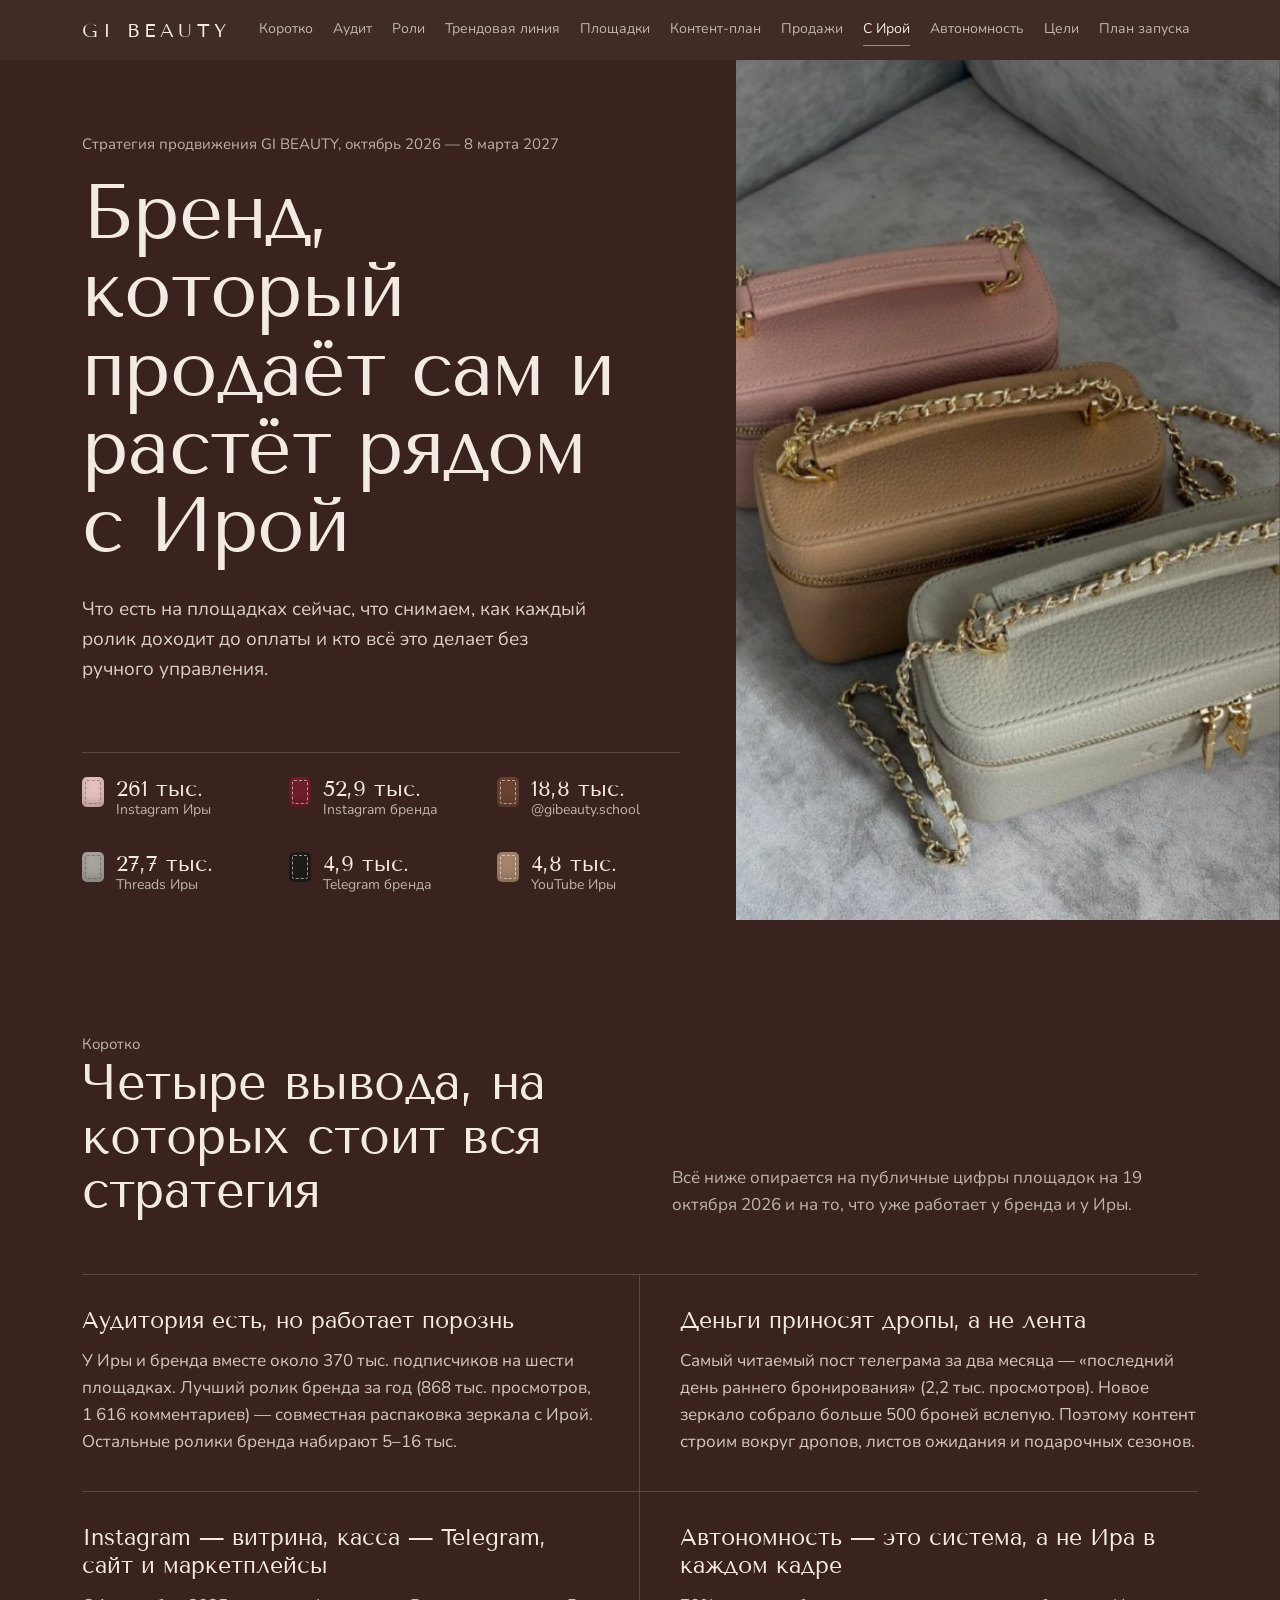
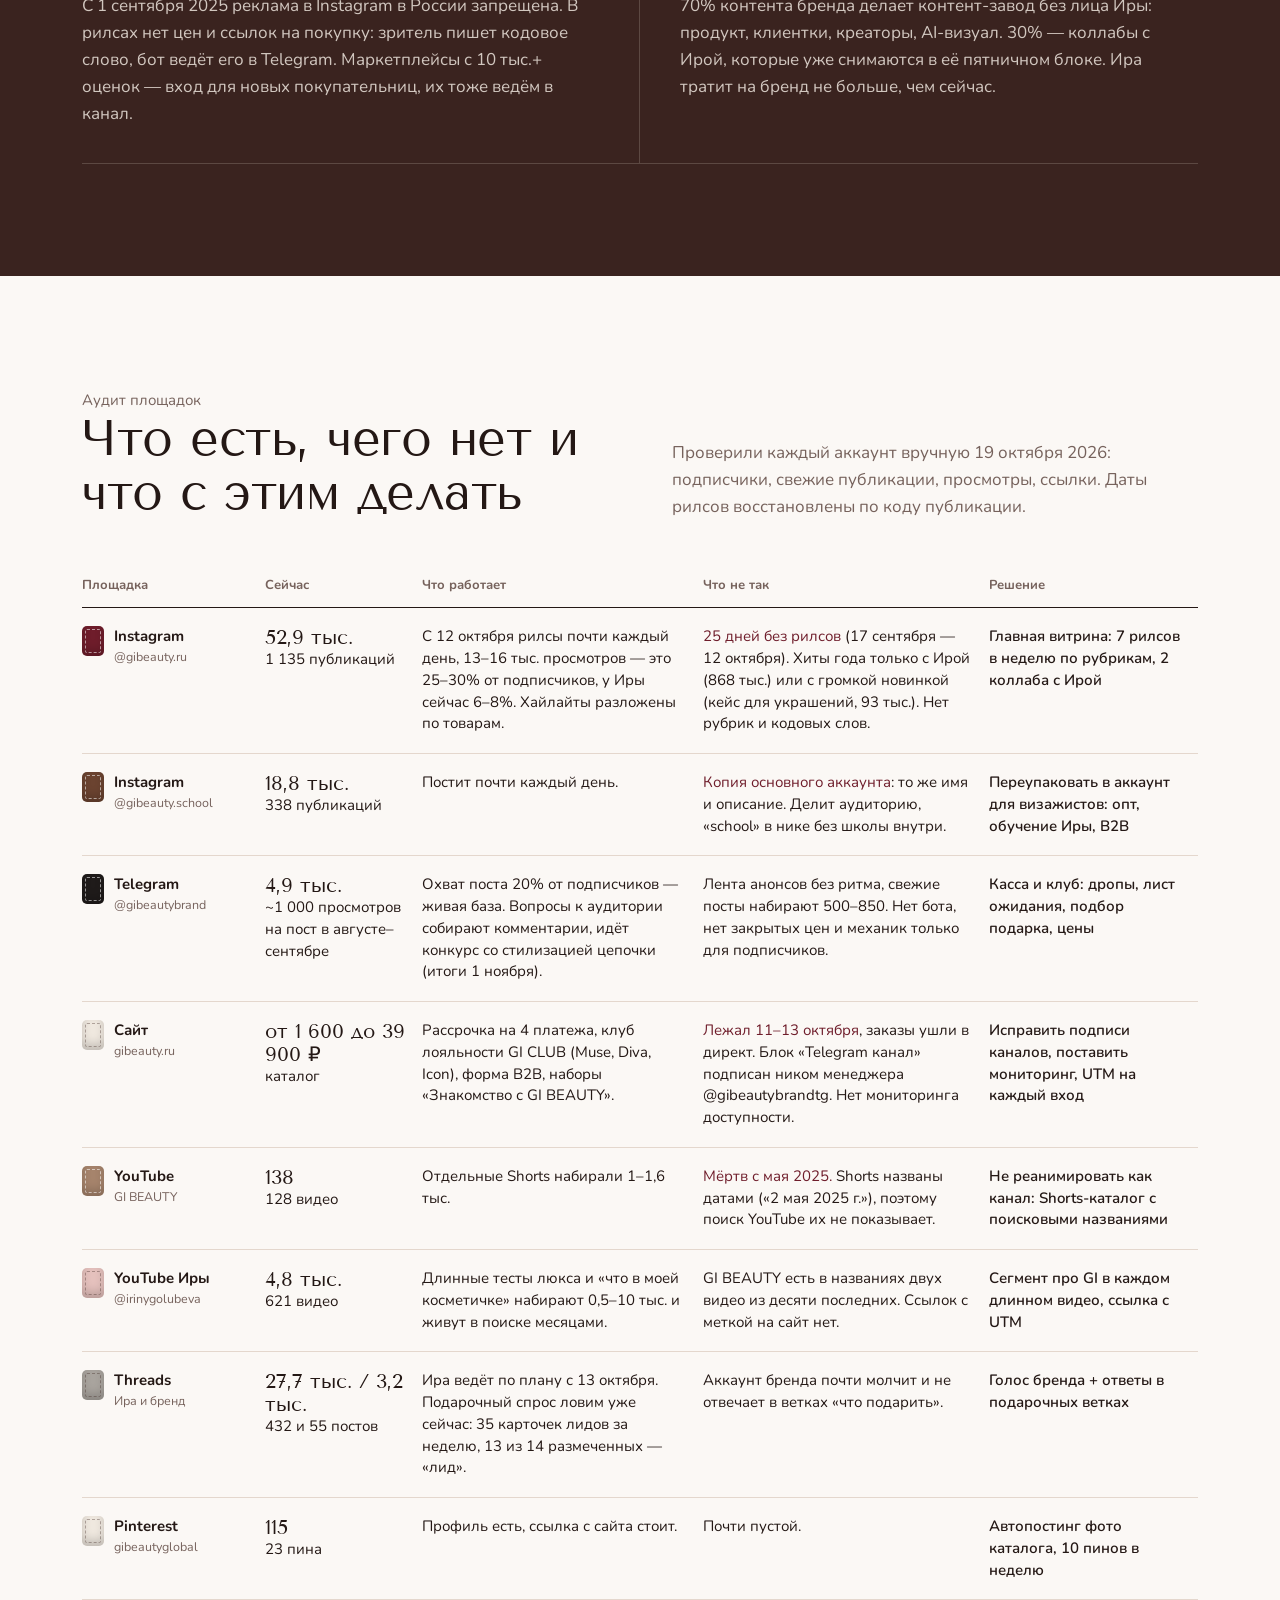
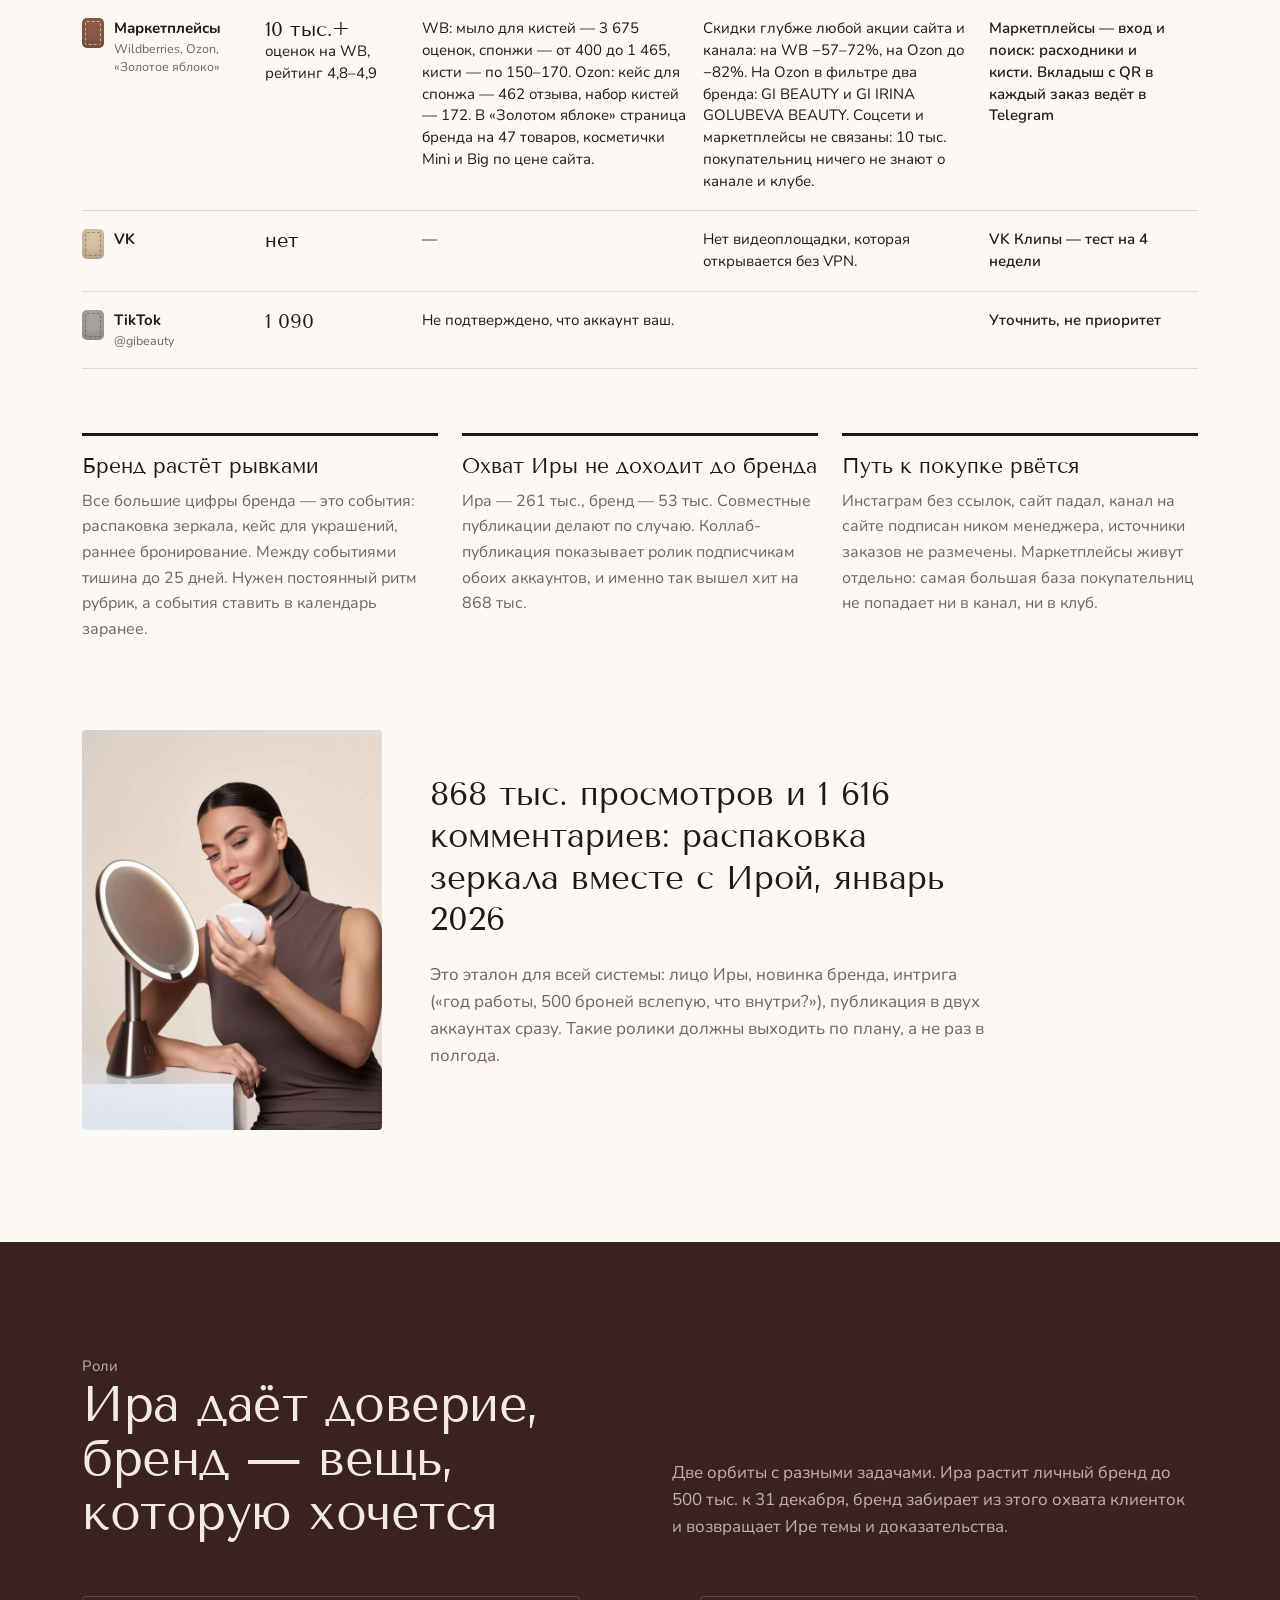
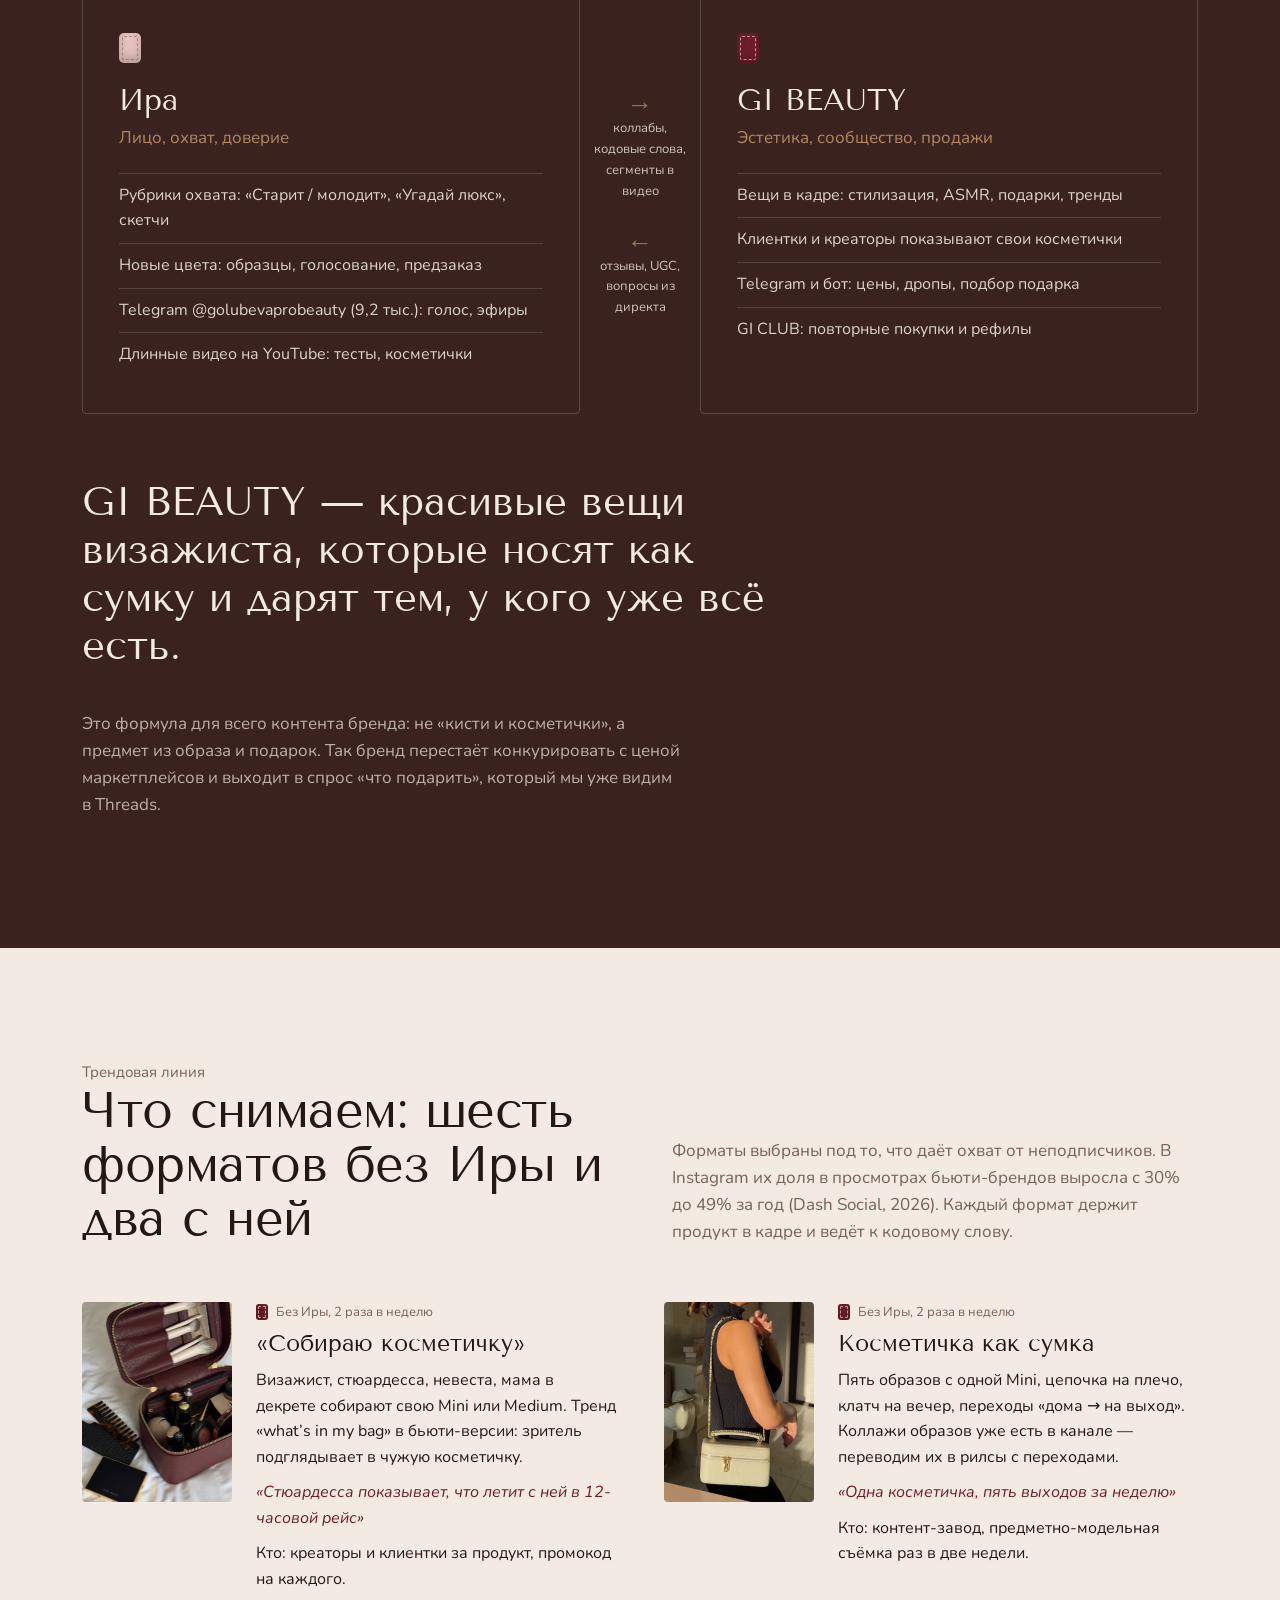
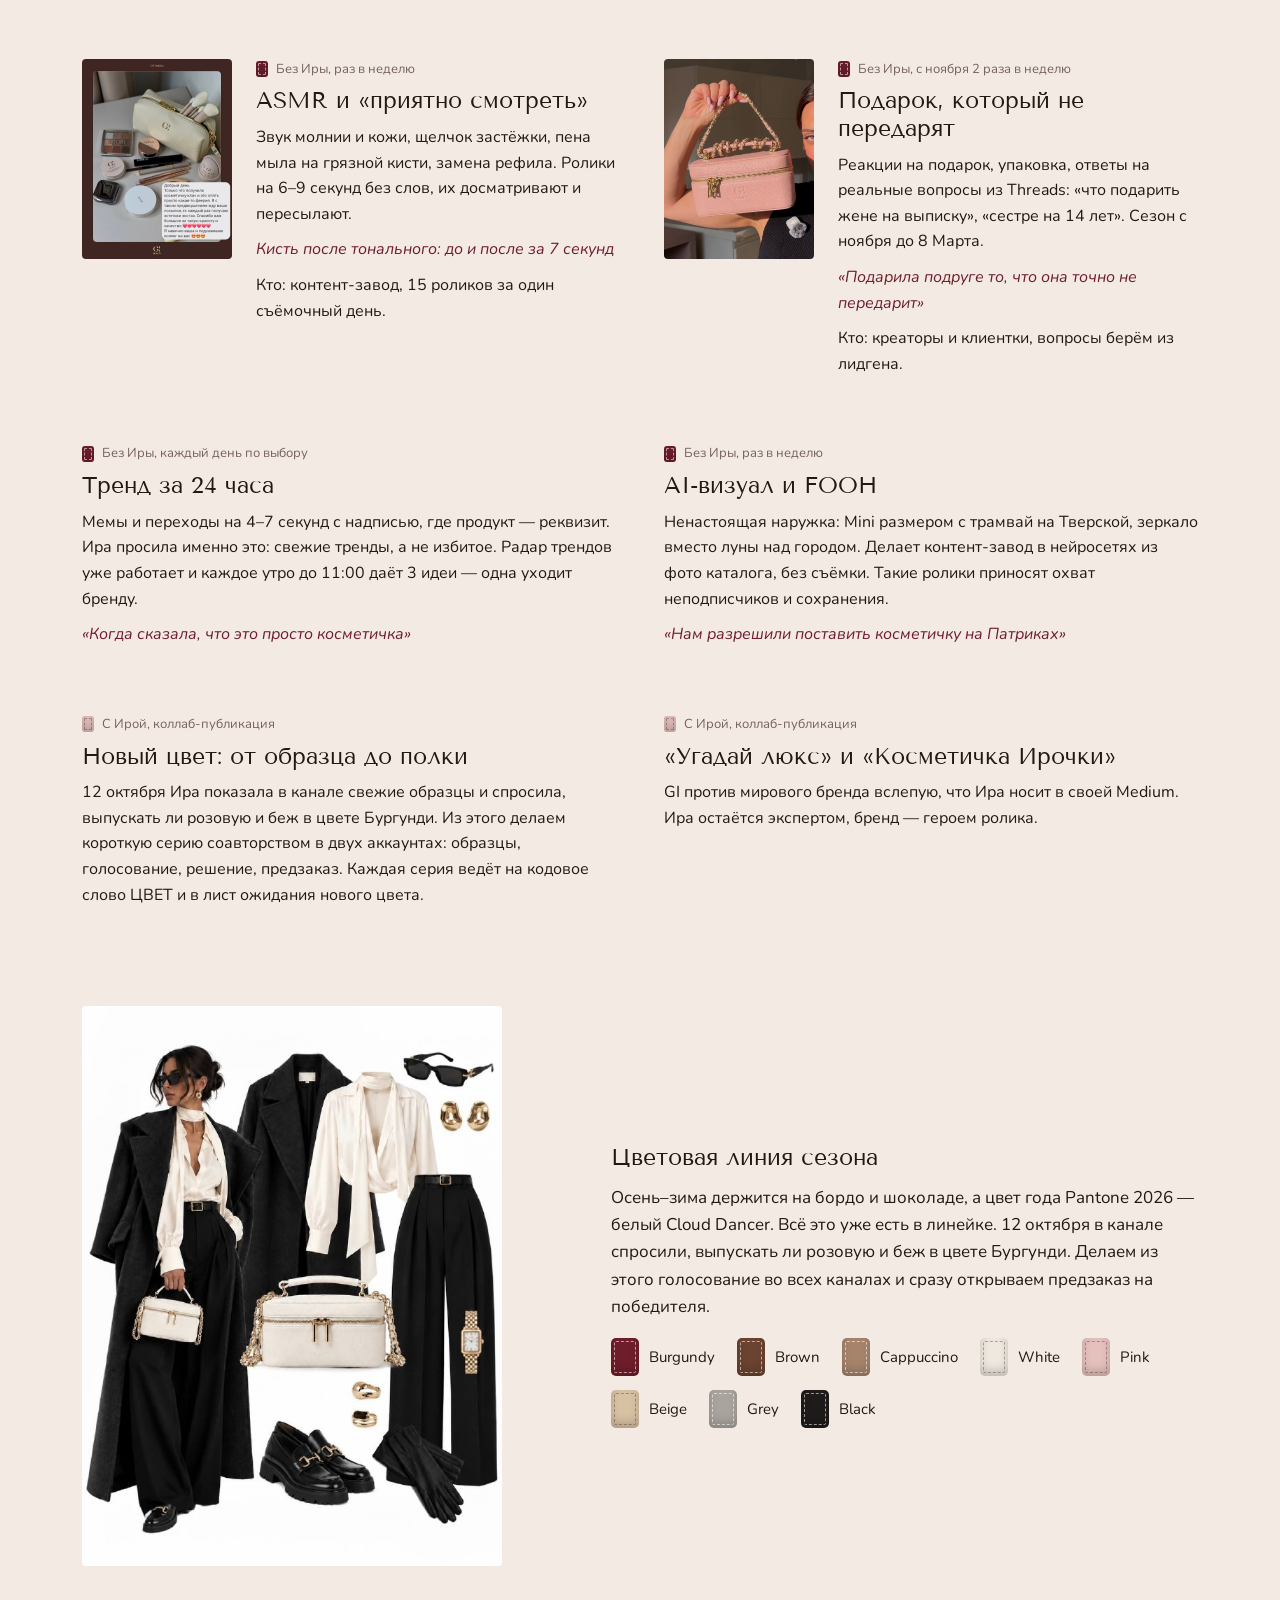
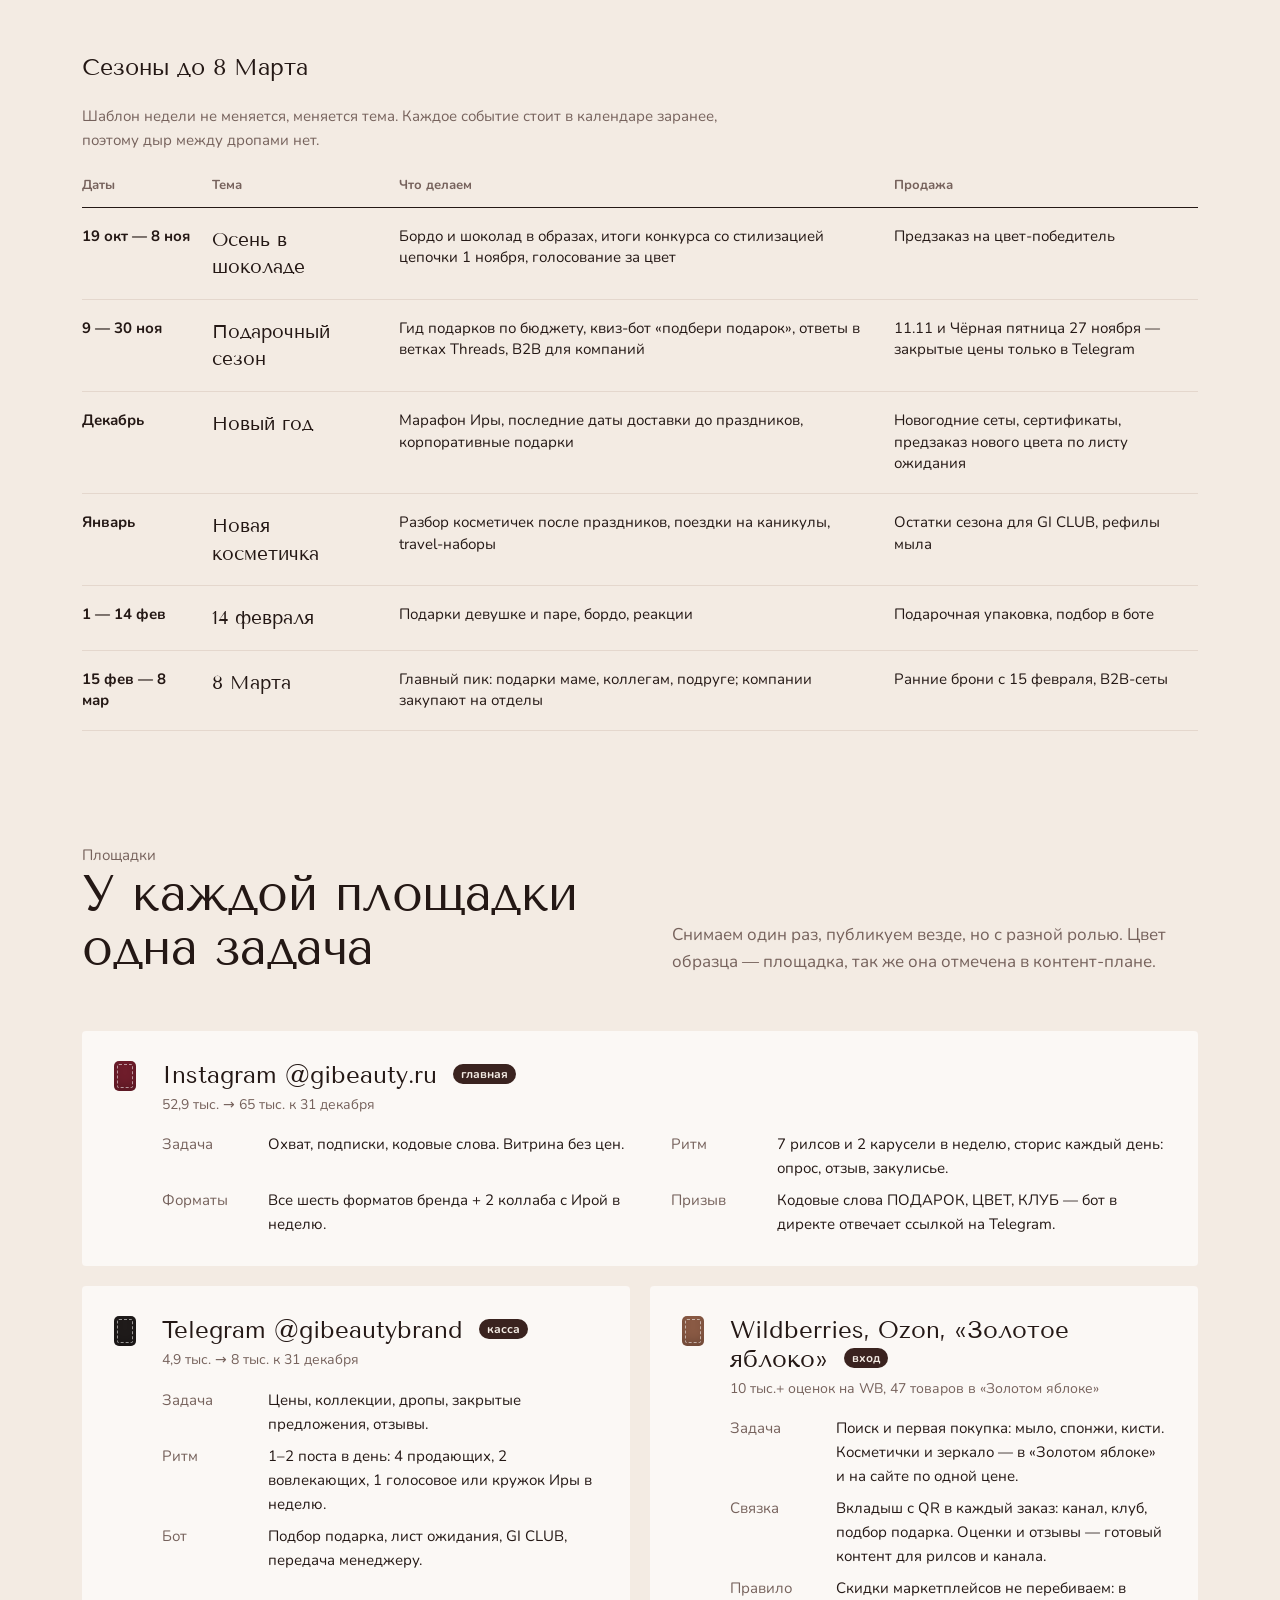
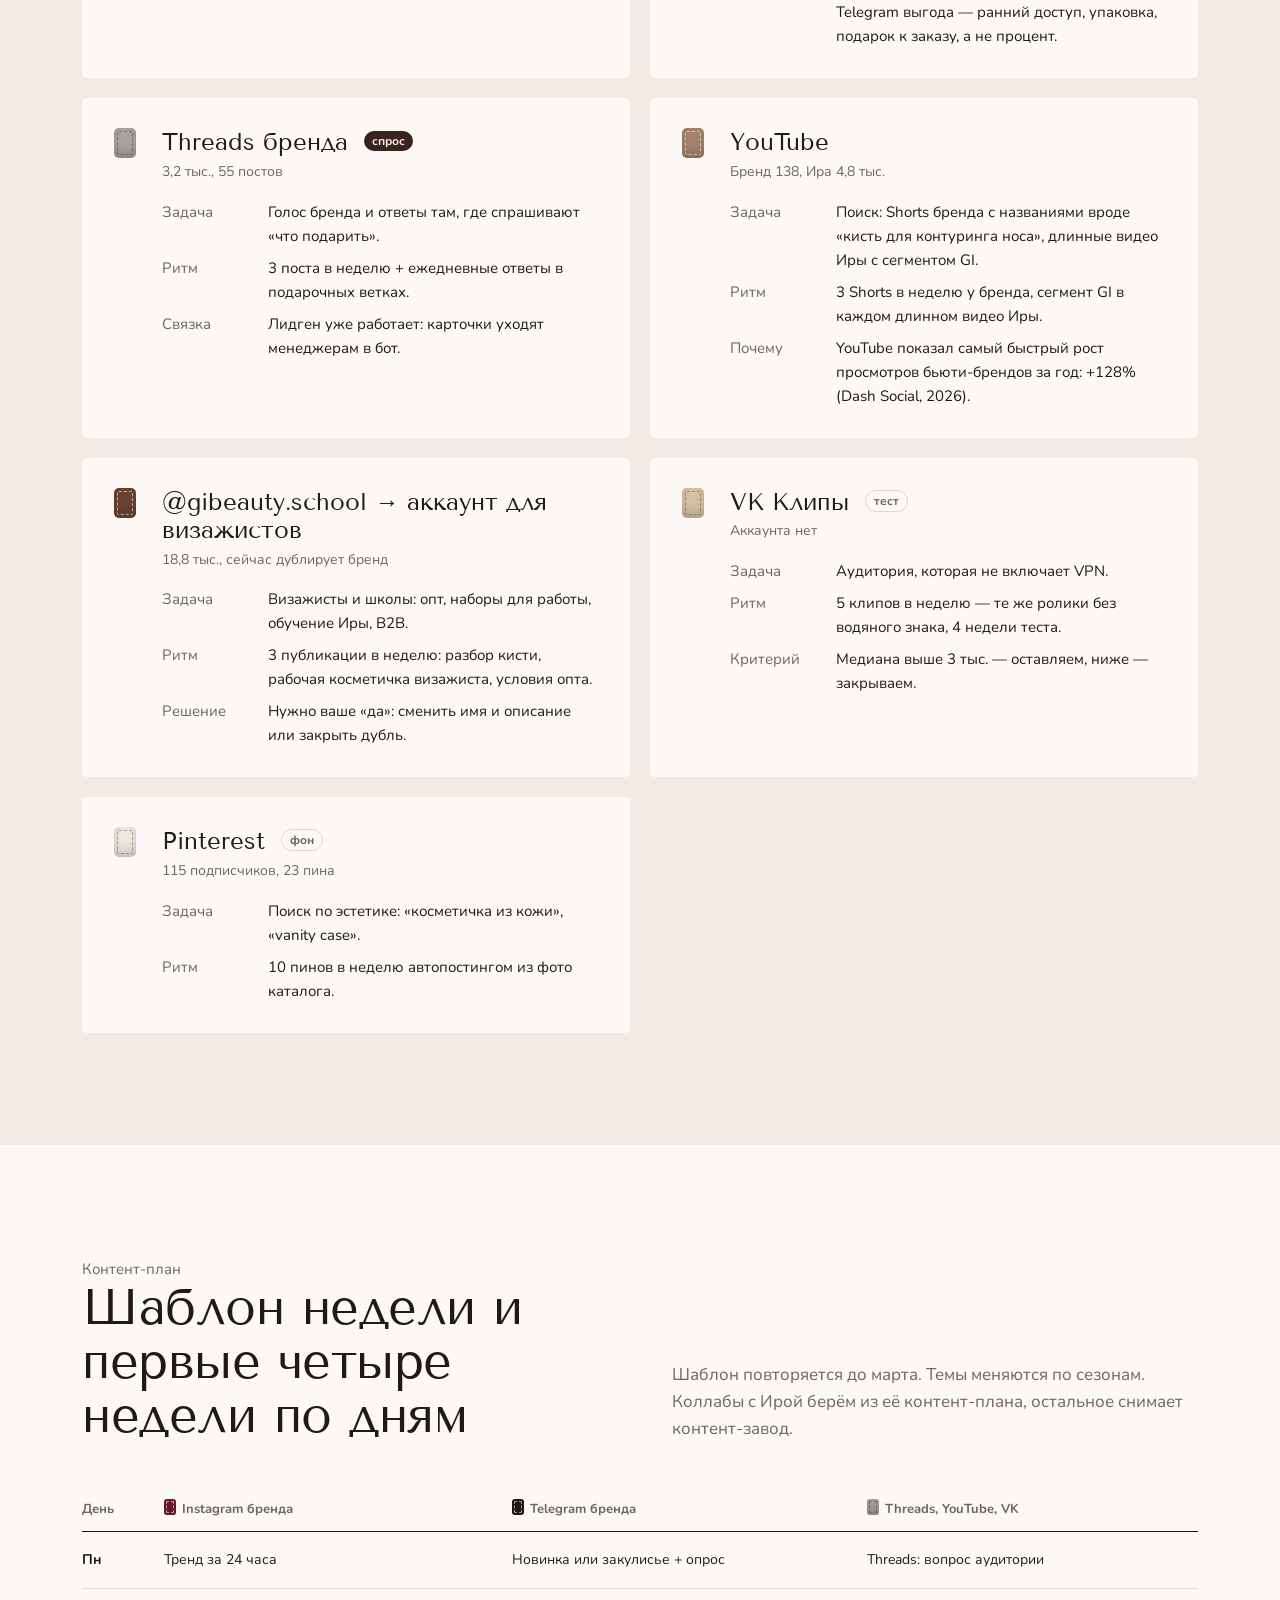
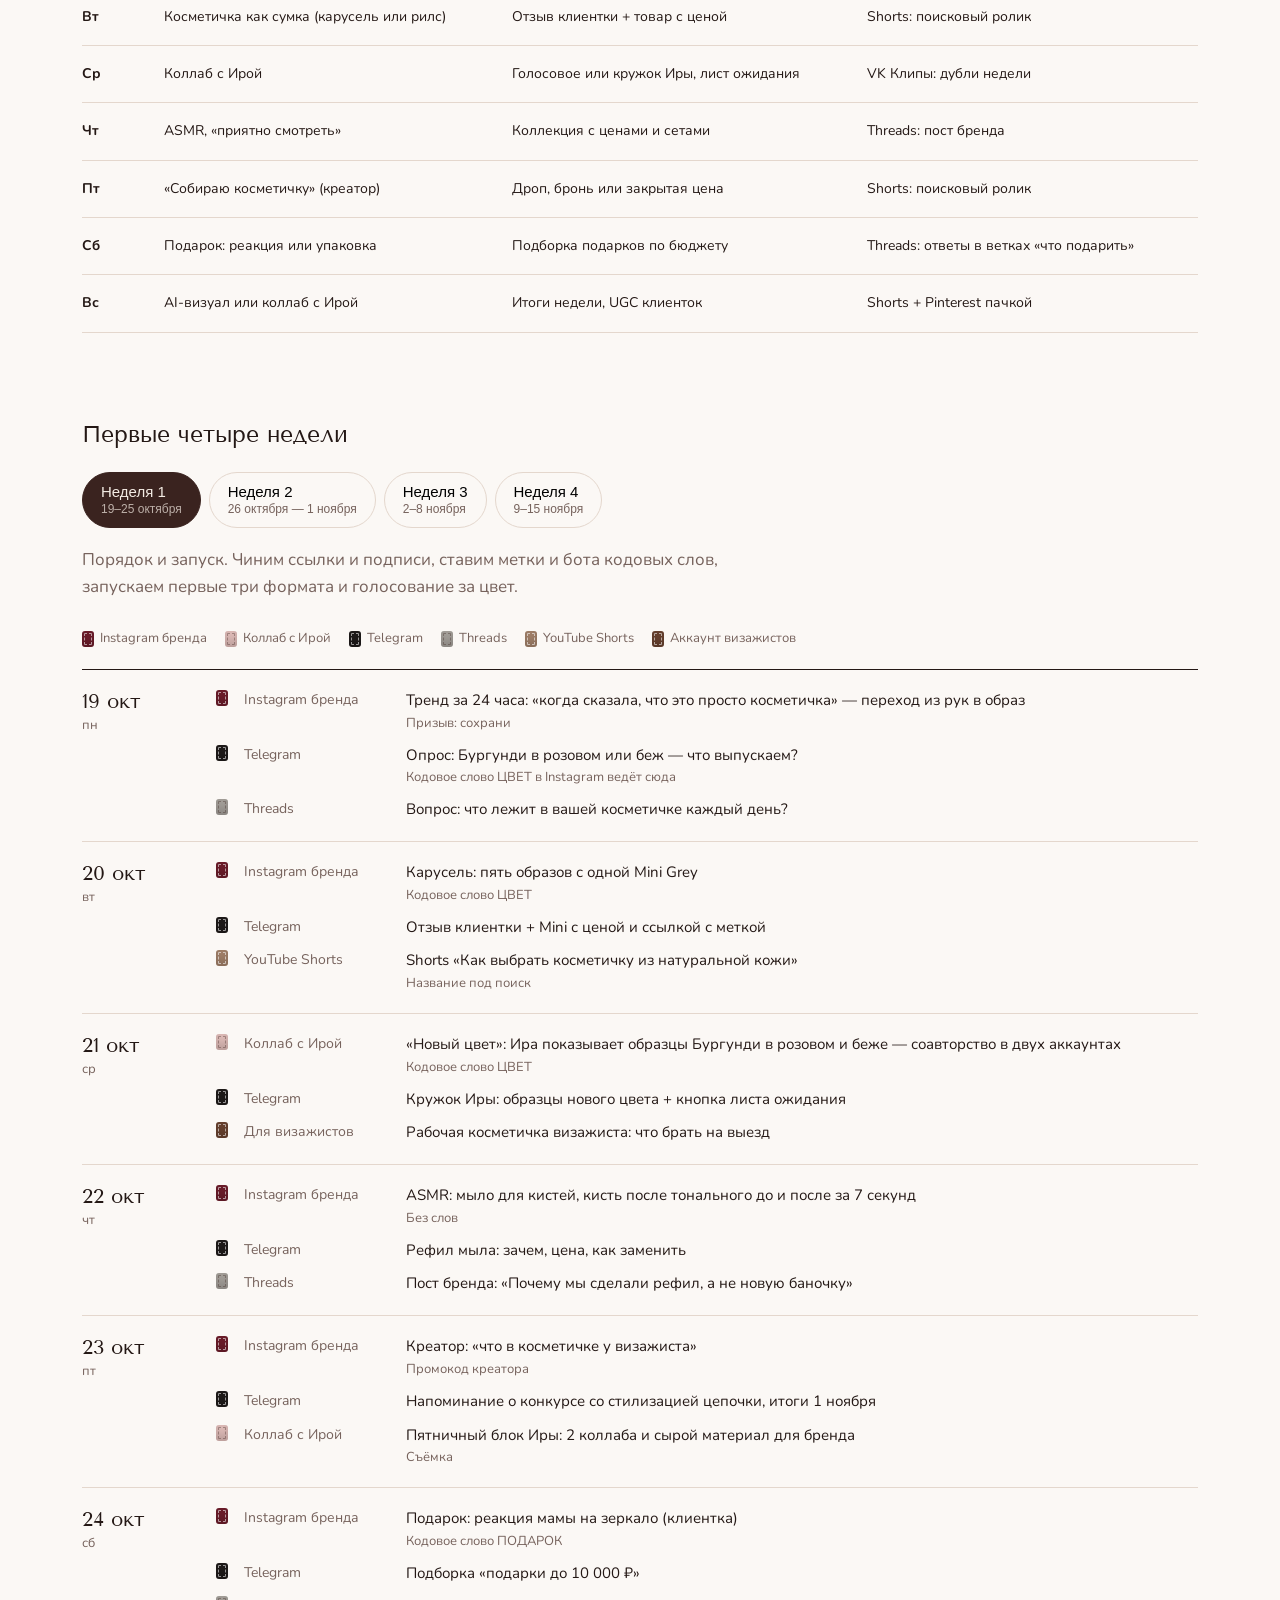
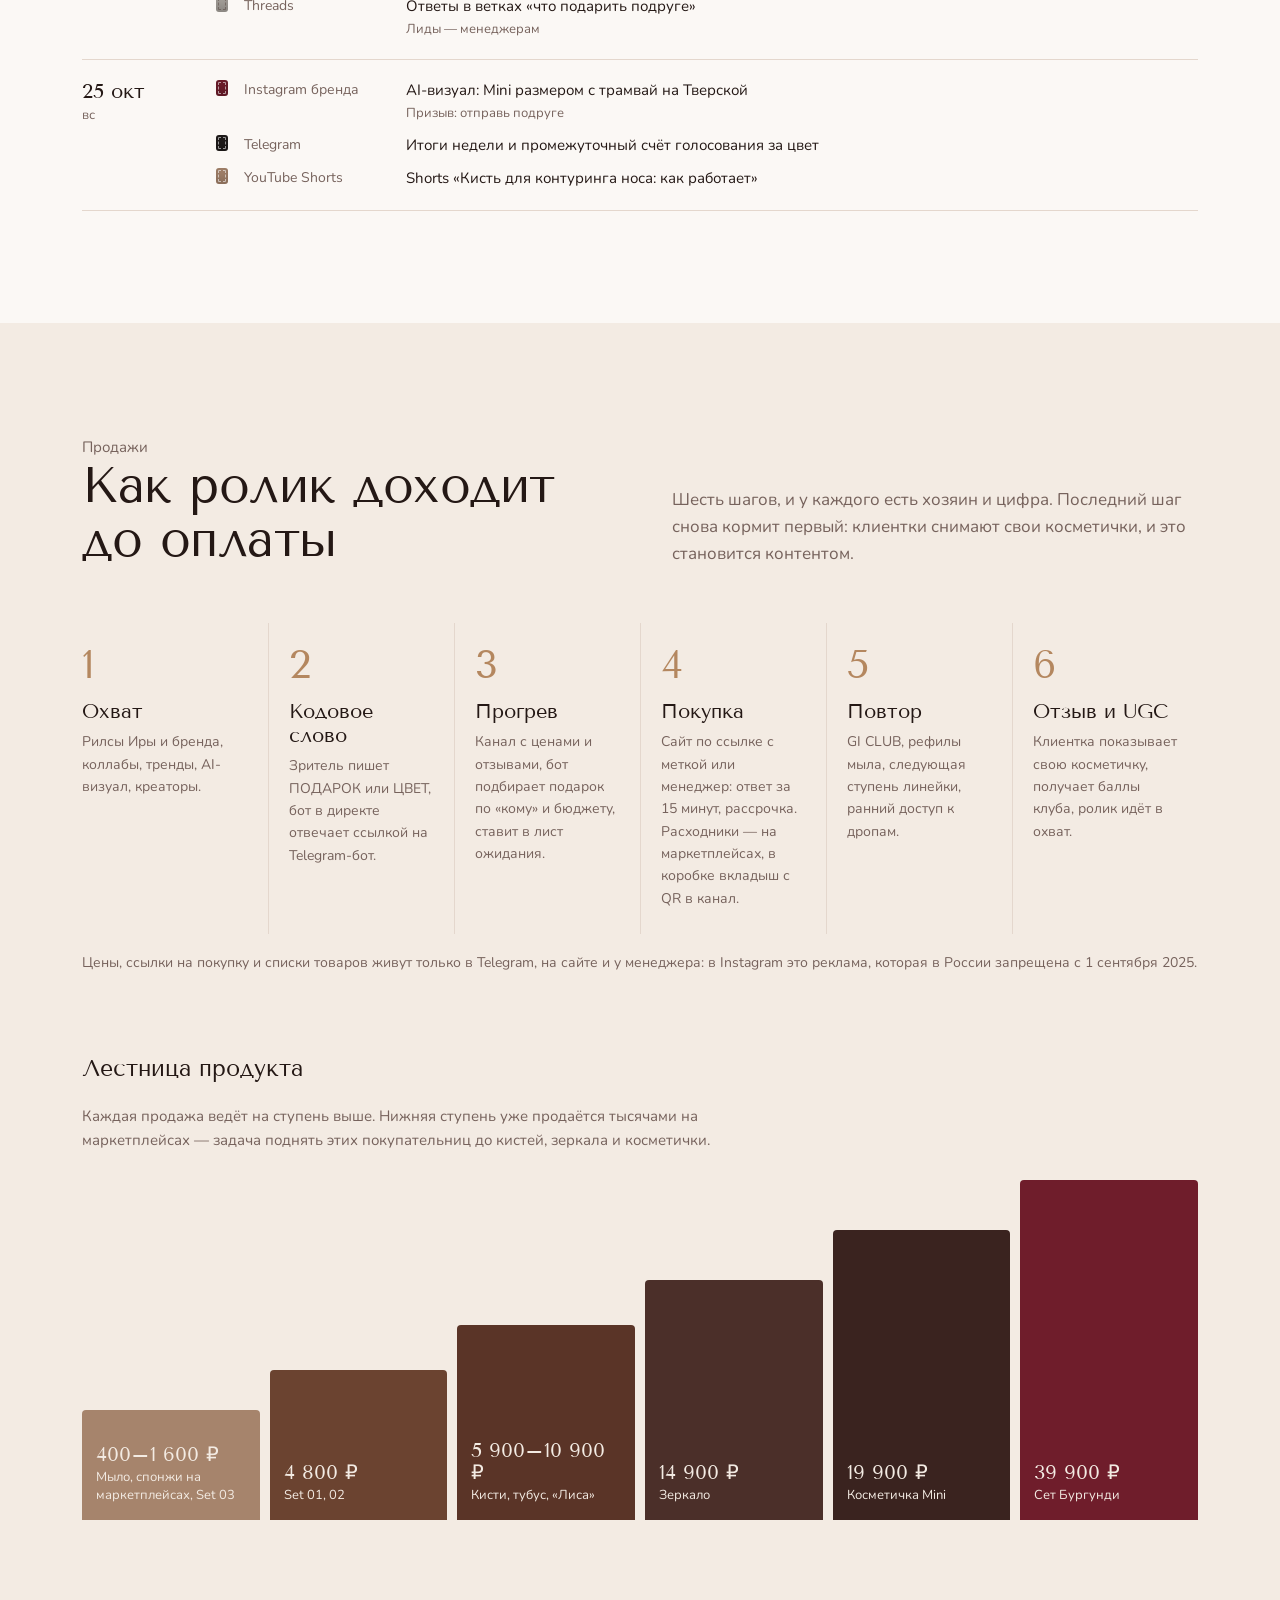
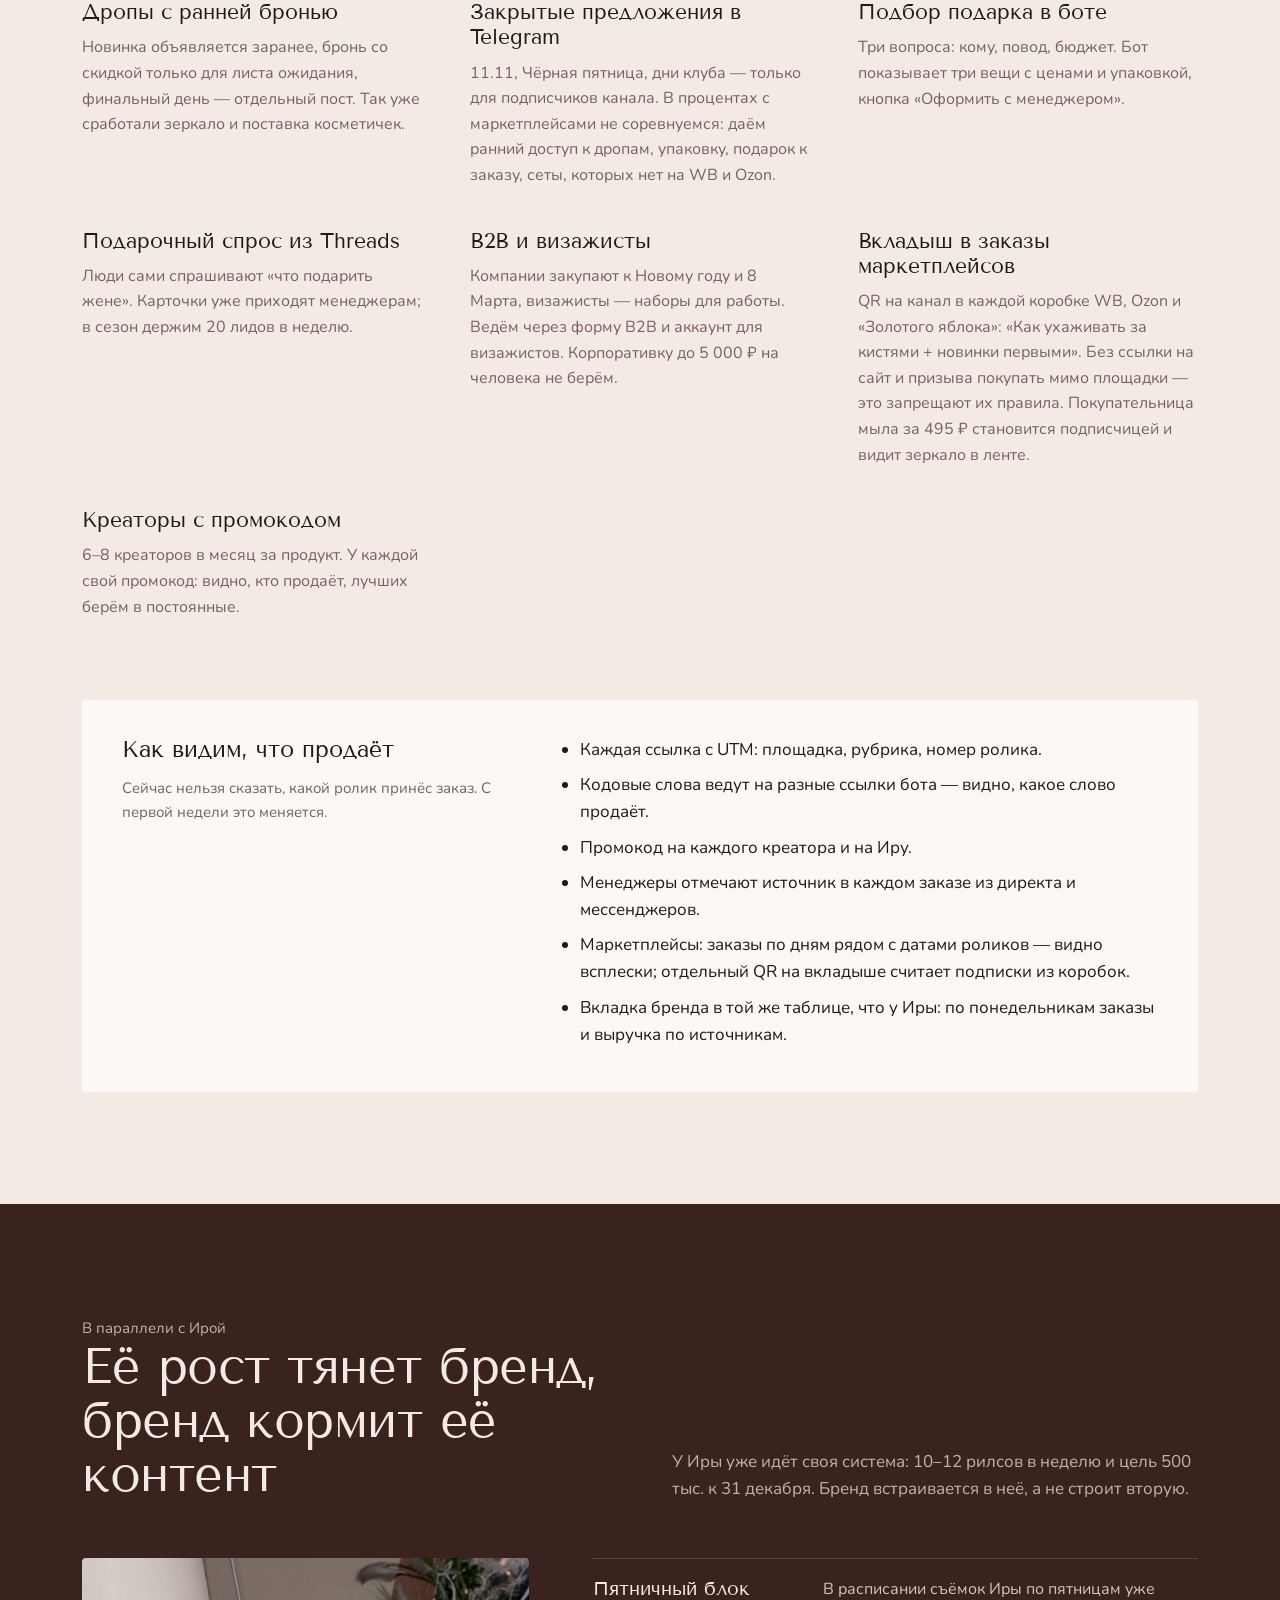
<file: index.html>
<!doctype html>
<html lang="ru">
<head>
<meta charset="utf-8">
<meta name="viewport" content="width=device-width, initial-scale=1">
<meta name="robots" content="noindex, nofollow">
<title>GI BEAUTY — стратегия продвижения</title>
<meta name="description" content="Стратегия продвижения GI BEAUTY до 8 марта 2027: аудит площадок, трендовая линия, контент-план, воронка продаж и связка с Ириной Голубевой.">
<link rel="preconnect" href="https://fonts.googleapis.com">
<link rel="preconnect" href="https://fonts.gstatic.com" crossorigin>
<link href="https://fonts.googleapis.com/css2?family=Nunito:wght@400;600;700&family=Tenor+Sans&display=swap" rel="stylesheet">
<link rel="stylesheet" href="style.css?v=7">
</head>
<body>

<header class="top">
  <div class="wrap top-in">
    <a class="mark" href="#top">GI BEAUTY</a>
    <nav class="nav" aria-label="Разделы">
      <a href="#short">Коротко</a>
      <a href="#audit">Аудит</a>
      <a href="#idea">Роли</a>
      <a href="#trends">Трендовая линия</a>
      <a href="#platforms">Площадки</a>
      <a href="#plan">Контент-план</a>
      <a href="#sales">Продажи</a>
      <a href="#ira">С Ирой</a>
      <a href="#system">Автономность</a>
      <a href="#kpi">Цели</a>
      <a href="#road">План запуска</a>
      <a class="bd" href="6-let.html">6 лет бренду</a>
    </nav>
  </div>
</header>

<main id="top">

<section class="hero" style="padding:0">
  <div class="hero-in">
    <div class="hero-text">
      <div>
        <p class="hero-kicker">Стратегия продвижения GI BEAUTY, октябрь 2026 — 8 марта 2027</p>
        <h1>Бренд, который продаёт сам и растёт рядом с Ирой</h1>
        <p class="hero-lead">Что есть на площадках сейчас, что снимаем, как каждый ролик доходит до оплаты и кто всё это делает без ручного управления.</p>
      </div>
      <div class="strip" aria-label="Площадки на 19 октября 2026">
        <div><i class="sw c-ira light"></i><p><b>261 тыс.</b><span>Instagram Иры</span></p></div>
        <div><i class="sw c-ig"></i><p><b>52,9 тыс.</b><span>Instagram бренда</span></p></div>
        <div><i class="sw c-pro"></i><p><b>18,8 тыс.</b><span>@gibeauty.school</span></p></div>
        <div><i class="sw c-th light"></i><p><b>27,7 тыс.</b><span>Threads Иры</span></p></div>
        <div><i class="sw c-tg"></i><p><b>4,9 тыс.</b><span>Telegram бренда</span></p></div>
        <div><i class="sw c-yt"></i><p><b>4,8 тыс.</b><span>YouTube Иры</span></p></div>
      </div>
    </div>
    <figure class="hero-photo" style="margin:0">
      <img src="img/cases.jpg" alt="Четыре косметички GI BEAUTY разных цветов на сером диване" width="600" height="800">
      <figcaption>Фото из канала @gibeautybrand</figcaption>
    </figure>
  </div>
</section>

<!-- КОРОТКО -->
<section class="dark" id="short">
  <div class="wrap">
    <div class="sec-head">
      <div><p class="chapter">Коротко</p><h2>Четыре вывода, на которых стоит вся стратегия</h2></div>
      <p>Всё ниже опирается на публичные цифры площадок на 19 октября 2026 и на то, что уже работает у бренда и у Иры.</p>
    </div>
    <div class="theses">
      <article>
        <h3>Аудитория есть, но работает порознь</h3>
        <p>У Иры и бренда вместе около 370 тыс. подписчиков на шести площадках. Лучший ролик бренда за год (868 тыс. просмотров, 1 616 комментариев) — совместная распаковка зеркала с Ирой. Остальные ролики бренда набирают 5–16 тыс.</p>
      </article>
      <article>
        <h3>Деньги приносят дропы, а не лента</h3>
        <p>Самый читаемый пост телеграма за два месяца — «последний день раннего бронирования» (2,2 тыс. просмотров). Новое зеркало собрало больше 500 броней вслепую. Поэтому контент строим вокруг дропов, листов ожидания и подарочных сезонов.</p>
      </article>
      <article>
        <h3>Instagram — витрина, касса — Telegram, сайт и маркетплейсы</h3>
        <p>С 1 сентября 2025 реклама в Instagram в России запрещена. В рилсах нет цен и ссылок на покупку: зритель пишет кодовое слово, бот ведёт его в Telegram. Маркетплейсы с 10 тыс.+ оценок — вход для новых покупательниц, их тоже ведём в канал.</p>
      </article>
      <article>
        <h3>Автономность — это система, а не Ира в каждом кадре</h3>
        <p>70% контента бренда делает контент-завод без лица Иры: продукт, клиентки, креаторы, AI-визуал. 30% — коллабы с Ирой, которые уже снимаются в её пятничном блоке. Ира тратит на бренд не больше, чем сейчас.</p>
      </article>
    </div>
  </div>
</section>

<!-- АУДИТ -->
<section id="audit">
  <div class="wrap">
    <div class="sec-head">
      <div><p class="chapter">Аудит площадок</p><h2>Что есть, чего нет и что с этим делать</h2></div>
      <p>Проверили каждый аккаунт вручную 19 октября 2026: подписчики, свежие публикации, просмотры, ссылки. Даты рилсов восстановлены по коду публикации.</p>
    </div>
    <div class="table-scroll">
      <table class="audit">
        <thead><tr><th>Площадка</th><th>Сейчас</th><th>Что работает</th><th>Что не так</th><th>Решение</th></tr></thead>
        <tbody>
          <tr>
            <td><div class="pl"><i class="sw c-ig"></i><div>Instagram<small>@gibeauty.ru</small></div></div></td>
            <td><span class="num">52,9 тыс.</span>1 135 публикаций</td>
            <td>С 12 октября рилсы почти каждый день, 13–16 тыс. просмотров — это 25–30% от подписчиков, у Иры сейчас 6–8%. Хайлайты разложены по товарам.</td>
            <td><span class="bad">25 дней без рилсов</span> (17 сентября — 12 октября). Хиты года только с Ирой (868 тыс.) или с громкой новинкой (кейс для украшений, 93 тыс.). Нет рубрик и кодовых слов.</td>
            <td>Главная витрина: 7 рилсов в неделю по рубрикам, 2 коллаба с Ирой</td>
          </tr>
          <tr>
            <td><div class="pl"><i class="sw c-pro"></i><div>Instagram<small>@gibeauty.school</small></div></div></td>
            <td><span class="num">18,8 тыс.</span>338 публикаций</td>
            <td>Постит почти каждый день.</td>
            <td><span class="bad">Копия основного аккаунта</span>: то же имя и описание. Делит аудиторию, «school» в нике без школы внутри.</td>
            <td>Переупаковать в аккаунт для визажистов: опт, обучение Иры, B2B</td>
          </tr>
          <tr>
            <td><div class="pl"><i class="sw c-tg"></i><div>Telegram<small>@gibeautybrand</small></div></div></td>
            <td><span class="num">4,9 тыс.</span>~1 000 просмотров на пост в августе–сентябре</td>
            <td>Охват поста 20% от подписчиков — живая база. Вопросы к аудитории собирают комментарии, идёт конкурс со стилизацией цепочки (итоги 1 ноября).</td>
            <td>Лента анонсов без ритма, свежие посты набирают 500–850. Нет бота, нет закрытых цен и механик только для подписчиков.</td>
            <td>Касса и клуб: дропы, лист ожидания, подбор подарка, цены</td>
          </tr>
          <tr>
            <td><div class="pl"><i class="sw c-pin light"></i><div>Сайт<small>gibeauty.ru</small></div></div></td>
            <td><span class="num">от 1 600 до 39 900 ₽</span>каталог</td>
            <td>Рассрочка на 4 платежа, клуб лояльности GI CLUB (Muse, Diva, Icon), форма B2B, наборы «Знакомство с GI BEAUTY».</td>
            <td><span class="bad">Лежал 11–13 октября</span>, заказы ушли в директ. Блок «Telegram канал» подписан ником менеджера @gibeautybrandtg. Нет мониторинга доступности.</td>
            <td>Исправить подписи каналов, поставить мониторинг, UTM на каждый вход</td>
          </tr>
          <tr>
            <td><div class="pl"><i class="sw c-yt"></i><div>YouTube<small>GI BEAUTY</small></div></div></td>
            <td><span class="num">138</span>128 видео</td>
            <td>Отдельные Shorts набирали 1–1,6 тыс.</td>
            <td><span class="bad">Мёртв с мая 2025.</span> Shorts названы датами («2 мая 2025 г.»), поэтому поиск YouTube их не показывает.</td>
            <td>Не реанимировать как канал: Shorts-каталог с поисковыми названиями</td>
          </tr>
          <tr>
            <td><div class="pl"><i class="sw c-ira light"></i><div>YouTube Иры<small>@irinygolubeva</small></div></div></td>
            <td><span class="num">4,8 тыс.</span>621 видео</td>
            <td>Длинные тесты люкса и «что в моей косметичке» набирают 0,5–10 тыс. и живут в поиске месяцами.</td>
            <td>GI BEAUTY есть в названиях двух видео из десяти последних. Ссылок с меткой на сайт нет.</td>
            <td>Сегмент про GI в каждом длинном видео, ссылка с UTM</td>
          </tr>
          <tr>
            <td><div class="pl"><i class="sw c-th light"></i><div>Threads<small>Ира и бренд</small></div></div></td>
            <td><span class="num">27,7 тыс. / 3,2 тыс.</span>432 и 55 постов</td>
            <td>Ира ведёт по плану с 13 октября. Подарочный спрос ловим уже сейчас: 35 карточек лидов за неделю, 13 из 14 размеченных — «лид».</td>
            <td>Аккаунт бренда почти молчит и не отвечает в ветках «что подарить».</td>
            <td>Голос бренда + ответы в подарочных ветках</td>
          </tr>
          <tr>
            <td><div class="pl"><i class="sw c-pin light"></i><div>Pinterest<small>gibeautyglobal</small></div></div></td>
            <td><span class="num">115</span>23 пина</td>
            <td>Профиль есть, ссылка с сайта стоит.</td>
            <td>Почти пустой.</td>
            <td>Автопостинг фото каталога, 10 пинов в неделю</td>
          </tr>
          <tr>
            <td><div class="pl"><i class="sw c-mp"></i><div>Маркетплейсы<small>Wildberries, Ozon, «Золотое яблоко»</small></div></div></td>
            <td><span class="num">10 тыс.+</span>оценок на WB, рейтинг 4,8–4,9</td>
            <td>WB: мыло для кистей — 3 675 оценок, спонжи — от 400 до 1 465, кисти — по 150–170. Ozon: кейс для спонжа — 462 отзыва, набор кистей — 172. В «Золотом яблоке» страница бренда на 47 товаров, косметички Mini и Big по цене сайта.</td>
            <td>Скидки глубже любой акции сайта и канала: на WB −57–72%, на Ozon до −82%. На Ozon в фильтре два бренда: GI BEAUTY и GI IRINA GOLUBEVA BEAUTY. Соцсети и маркетплейсы не связаны: 10 тыс. покупательниц ничего не знают о канале и клубе.</td>
            <td>Маркетплейсы — вход и поиск: расходники и кисти. Вкладыш с QR в каждый заказ ведёт в Telegram</td>
          </tr>
          <tr>
            <td><div class="pl"><i class="sw c-vk light"></i><div>VK</div></div></td>
            <td><span class="num">нет</span></td>
            <td>—</td>
            <td>Нет видеоплощадки, которая открывается без VPN.</td>
            <td>VK Клипы — тест на 4 недели</td>
          </tr>
          <tr>
            <td><div class="pl"><i class="sw c-th light"></i><div>TikTok<small>@gibeauty</small></div></div></td>
            <td><span class="num">1 090</span></td>
            <td colspan="2">Не подтверждено, что аккаунт ваш.</td>
            <td>Уточнить, не приоритет</td>
          </tr>
        </tbody>
      </table>
    </div>

    <div class="findings">
      <div class="finding">
        <h3>Бренд растёт рывками</h3>
        <p>Все большие цифры бренда — это события: распаковка зеркала, кейс для украшений, раннее бронирование. Между событиями тишина до 25 дней. Нужен постоянный ритм рубрик, а события ставить в календарь заранее.</p>
      </div>
      <div class="finding">
        <h3>Охват Иры не доходит до бренда</h3>
        <p>Ира — 261 тыс., бренд — 53 тыс. Совместные публикации делают по случаю. Коллаб-публикация показывает ролик подписчикам обоих аккаунтов, и именно так вышел хит на 868 тыс.</p>
      </div>
      <div class="finding">
        <h3>Путь к покупке рвётся</h3>
        <p>Инстаграм без ссылок, сайт падал, канал на сайте подписан ником менеджера, источники заказов не размечены. Маркетплейсы живут отдельно: самая большая база покупательниц не попадает ни в канал, ни в клуб.</p>
      </div>
    </div>

    <div class="proof">
      <img src="img/mirror.jpg" alt="Зеркало GI BEAUTY с подсветкой" width="785" height="900" loading="lazy">
      <div>
        <blockquote>868 тыс. просмотров и 1 616 комментариев: распаковка зеркала вместе с Ирой, январь 2026</blockquote>
        <p>Это эталон для всей системы: лицо Иры, новинка бренда, интрига («год работы, 500 броней вслепую, что внутри?»), публикация в двух аккаунтах сразу. Такие ролики должны выходить по плану, а не раз в полгода.</p>
      </div>
    </div>
  </div>
</section>

<!-- РОЛИ -->
<section class="dark" id="idea">
  <div class="wrap">
    <div class="sec-head">
      <div><p class="chapter">Роли</p><h2>Ира даёт доверие, бренд — вещь, которую хочется</h2></div>
      <p>Две орбиты с разными задачами. Ира растит личный бренд до 500 тыс. к 31 декабря, бренд забирает из этого охвата клиенток и возвращает Ире темы и доказательства.</p>
    </div>
    <div class="orbit">
      <div class="side">
        <i class="sw c-ira light"></i>
        <h3>Ира</h3>
        <p class="role">Лицо, охват, доверие</p>
        <ul>
          <li>Рубрики охвата: «Старит / молодит», «Угадай люкс», скетчи</li>
          <li>Новые цвета: образцы, голосование, предзаказ</li>
          <li>Telegram @golubevaprobeauty (9,2 тыс.): голос, эфиры</li>
          <li>Длинные видео на YouTube: тесты, косметички</li>
        </ul>
      </div>
      <div class="flows" aria-hidden="true">
        <div><span>→</span>коллабы, кодовые слова, сегменты в видео</div>
        <div><span>←</span>отзывы, UGC, вопросы из директа</div>
      </div>
      <div class="side">
        <i class="sw c-ig"></i>
        <h3>GI BEAUTY</h3>
        <p class="role">Эстетика, сообщество, продажи</p>
        <ul>
          <li>Вещи в кадре: стилизация, ASMR, подарки, тренды</li>
          <li>Клиентки и креаторы показывают свои косметички</li>
          <li>Telegram и бот: цены, дропы, подбор подарка</li>
          <li>GI CLUB: повторные покупки и рефилы</li>
        </ul>
      </div>
    </div>
    <p class="statement">GI BEAUTY — красивые вещи визажиста, которые носят как сумку и дарят тем, у кого уже всё есть.</p>
    <p class="statement-note">Это формула для всего контента бренда: не «кисти и косметички», а предмет из образа и подарок. Так бренд перестаёт конкурировать с ценой маркетплейсов и выходит в спрос «что подарить», который мы уже видим в Threads.</p>
  </div>
</section>

<!-- ТРЕНДОВАЯ ЛИНИЯ -->
<section class="cream" id="trends">
  <div class="wrap">
    <div class="sec-head">
      <div><p class="chapter">Трендовая линия</p><h2>Что снимаем: шесть форматов без Иры и два с ней</h2></div>
      <p>Форматы выбраны под то, что даёт охват от неподписчиков. В Instagram их доля в просмотрах бьюти-брендов выросла с 30% до 49% за год (Dash Social, 2026). Каждый формат держит продукт в кадре и ведёт к кодовому слову.</p>
    </div>

    <div class="formats">
      <article class="format">
        <img src="img/burgundy-open.jpg" alt="Открытая бордовая косметичка с косметикой" width="641" height="800" loading="lazy">
        <div>
          <p class="tag"><i class="sw sm c-ig"></i>Без Иры, 2 раза в неделю</p>
          <h3>«Собираю косметичку»</h3>
          <p>Визажист, стюардесса, невеста, мама в декрете собирают свою Mini или Medium. Тренд «what’s in my bag» в бьюти-версии: зритель подглядывает в чужую косметичку.</p>
          <p class="hook">«Стюардесса показывает, что летит с ней в 12-часовой рейс»</p>
          <p>Кто: креаторы и клиентки за продукт, промокод на каждого.</p>
        </div>
      </article>
      <article class="format">
        <img src="img/chain.jpg" alt="Девушка держит светлую косметичку на цепочке" width="600" height="800" loading="lazy">
        <div>
          <p class="tag"><i class="sw sm c-ig"></i>Без Иры, 2 раза в неделю</p>
          <h3>Косметичка как сумка</h3>
          <p>Пять образов с одной Mini, цепочка на плечо, клатч на вечер, переходы «дома → на выход». Коллажи образов уже есть в канале — переводим их в рилсы с переходами.</p>
          <p class="hook">«Одна косметичка, пять выходов за неделю»</p>
          <p>Кто: контент-завод, предметно-модельная съёмка раз в две недели.</p>
        </div>
      </article>
      <article class="format">
        <img src="img/review.jpg" alt="Светлая косметичка GI BEAUTY с отзывом клиентки" width="640" height="800" loading="lazy">
        <div>
          <p class="tag"><i class="sw sm c-ig"></i>Без Иры, раз в неделю</p>
          <h3>ASMR и «приятно смотреть»</h3>
          <p>Звук молнии и кожи, щелчок застёжки, пена мыла на грязной кисти, замена рефила. Ролики на 6–9 секунд без слов, их досматривают и пересылают.</p>
          <p class="hook">Кисть после тонального: до и после за 7 секунд</p>
          <p>Кто: контент-завод, 15 роликов за один съёмочный день.</p>
        </div>
      </article>
      <article class="format">
        <img src="img/pink-hand.jpg" alt="Розовая косметичка в руке" width="599" height="800" loading="lazy">
        <div>
          <p class="tag"><i class="sw sm c-ig"></i>Без Иры, с ноября 2 раза в неделю</p>
          <h3>Подарок, который не передарят</h3>
          <p>Реакции на подарок, упаковка, ответы на реальные вопросы из Threads: «что подарить жене на выписку», «сестре на 14 лет». Сезон с ноября до 8 Марта.</p>
          <p class="hook">«Подарила подруге то, что она точно не передарит»</p>
          <p>Кто: креаторы и клиентки, вопросы берём из лидгена.</p>
        </div>
      </article>
      <article class="format noimg">
        <div>
          <p class="tag"><i class="sw sm c-ig"></i>Без Иры, каждый день по выбору</p>
          <h3>Тренд за 24 часа</h3>
          <p>Мемы и переходы на 4–7 секунд с надписью, где продукт — реквизит. Ира просила именно это: свежие тренды, а не избитое. Радар трендов уже работает и каждое утро до 11:00 даёт 3 идеи — одна уходит бренду.</p>
          <p class="hook">«Когда сказала, что это просто косметичка»</p>
        </div>
      </article>
      <article class="format noimg">
        <div>
          <p class="tag"><i class="sw sm c-ig"></i>Без Иры, раз в неделю</p>
          <h3>AI-визуал и FOOH</h3>
          <p>Ненастоящая наружка: Mini размером с трамвай на Тверской, зеркало вместо луны над городом. Делает контент-завод в нейросетях из фото каталога, без съёмки. Такие ролики приносят охват неподписчиков и сохранения.</p>
          <p class="hook">«Нам разрешили поставить косметичку на Патриках»</p>
        </div>
      </article>
      <article class="format noimg">
        <div>
          <p class="tag"><i class="sw sm c-ira light"></i>С Ирой, коллаб-публикация</p>
          <h3>Новый цвет: от образца до полки</h3>
          <p>12 октября Ира показала в канале свежие образцы и спросила, выпускать ли розовую и беж в цвете Бургунди. Из этого делаем короткую серию соавторством в двух аккаунтах: образцы, голосование, решение, предзаказ. Каждая серия ведёт на кодовое слово ЦВЕТ и в лист ожидания нового цвета.</p>
        </div>
      </article>
      <article class="format noimg">
        <div>
          <p class="tag"><i class="sw sm c-ira light"></i>С Ирой, коллаб-публикация</p>
          <h3>«Угадай люкс» и «Косметичка Ирочки»</h3>
          <p>GI против мирового бренда вслепую, что Ира носит в своей Medium. Ира остаётся экспертом, бренд — героем ролика.</p>
        </div>
      </article>
    </div>

    <div class="palette">
      <img src="img/outfit.jpg" alt="Коллаж осеннего образа с коричневой косметичкой" width="600" height="800" loading="lazy" style="border-radius:4px;width:100%;max-width:420px">
      <div>
        <h3>Цветовая линия сезона</h3>
        <p style="margin-top:12px">Осень–зима держится на бордо и шоколаде, а цвет года Pantone 2026 — белый Cloud Dancer. Всё это уже есть в линейке. 12 октября в канале спросили, выпускать ли розовую и беж в цвете Бургунди. Делаем из этого голосование во всех каналах и сразу открываем предзаказ на победителя.</p>
        <div class="chips">
          <span><i class="sw c-ig"></i>Burgundy</span>
          <span><i class="sw" style="--c:var(--leather-brown)"></i>Brown</span>
          <span><i class="sw" style="--c:var(--leather-cappuccino)"></i>Cappuccino</span>
          <span><i class="sw light" style="--c:var(--leather-white)"></i>White</span>
          <span><i class="sw light" style="--c:var(--leather-pink)"></i>Pink</span>
          <span><i class="sw light" style="--c:var(--leather-beige)"></i>Beige</span>
          <span><i class="sw" style="--c:var(--leather-grey)"></i>Grey</span>
          <span><i class="sw" style="--c:var(--leather-black)"></i>Black</span>
        </div>
      </div>
    </div>

    <div class="season">
      <h3>Сезоны до 8 Марта</h3>
      <p class="note" style="margin-bottom:24px">Шаблон недели не меняется, меняется тема. Каждое событие стоит в календаре заранее, поэтому дыр между дропами нет.</p>
      <div class="table-scroll">
        <table>
          <thead><tr><th>Даты</th><th>Тема</th><th>Что делаем</th><th>Продажа</th></tr></thead>
          <tbody>
            <tr><td>19 окт — 8 ноя</td><td>Осень в шоколаде</td><td>Бордо и шоколад в образах, итоги конкурса со стилизацией цепочки 1 ноября, голосование за цвет</td><td>Предзаказ на цвет-победитель</td></tr>
            <tr><td>9 — 30 ноя</td><td>Подарочный сезон</td><td>Гид подарков по бюджету, квиз-бот «подбери подарок», ответы в ветках Threads, B2B для компаний</td><td>11.11 и Чёрная пятница 27 ноября — закрытые цены только в Telegram</td></tr>
            <tr><td>Декабрь</td><td>Новый год</td><td>Марафон Иры, последние даты доставки до праздников, корпоративные подарки</td><td>Новогодние сеты, сертификаты, предзаказ нового цвета по листу ожидания</td></tr>
            <tr><td>Январь</td><td>Новая косметичка</td><td>Разбор косметичек после праздников, поездки на каникулы, travel-наборы</td><td>Остатки сезона для GI CLUB, рефилы мыла</td></tr>
            <tr><td>1 — 14 фев</td><td>14 февраля</td><td>Подарки девушке и паре, бордо, реакции</td><td>Подарочная упаковка, подбор в боте</td></tr>
            <tr><td>15 фев — 8 мар</td><td>8 Марта</td><td>Главный пик: подарки маме, коллегам, подруге; компании закупают на отделы</td><td>Ранние брони с 15 февраля, B2B-сеты</td></tr>
          </tbody>
        </table>
      </div>
    </div>
  </div>
</section>

<!-- ПЛОЩАДКИ -->
<section class="cream" id="platforms" style="padding-top:0">
  <div class="wrap">
    <div class="sec-head">
      <div><p class="chapter">Площадки</p><h2>У каждой площадки одна задача</h2></div>
      <p>Снимаем один раз, публикуем везде, но с разной ролью. Цвет образца — площадка, так же она отмечена в контент-плане.</p>
    </div>
    <div class="platforms">
      <article class="platform main">
        <i class="sw c-ig"></i>
        <div>
          <h3>Instagram @gibeauty.ru <span class="prio">главная</span></h3>
          <p class="now">52,9 тыс. → 65 тыс. к 31 декабря</p>
          <dl>
            <dt>Задача</dt><dd>Охват, подписки, кодовые слова. Витрина без цен.</dd>
            <dt>Ритм</dt><dd>7 рилсов и 2 карусели в неделю, сторис каждый день: опрос, отзыв, закулисье.</dd>
            <dt>Форматы</dt><dd>Все шесть форматов бренда + 2 коллаба с Ирой в неделю.</dd>
            <dt>Призыв</dt><dd>Кодовые слова ПОДАРОК, ЦВЕТ, КЛУБ — бот в директе отвечает ссылкой на Telegram.</dd>
          </dl>
        </div>
      </article>
      <article class="platform">
        <i class="sw c-tg"></i>
        <div>
          <h3>Telegram @gibeautybrand <span class="prio">касса</span></h3>
          <p class="now">4,9 тыс. → 8 тыс. к 31 декабря</p>
          <dl>
            <dt>Задача</dt><dd>Цены, коллекции, дропы, закрытые предложения, отзывы.</dd>
            <dt>Ритм</dt><dd>1–2 поста в день: 4 продающих, 2 вовлекающих, 1 голосовое или кружок Иры в неделю.</dd>
            <dt>Бот</dt><dd>Подбор подарка, лист ожидания, GI CLUB, передача менеджеру.</dd>
          </dl>
        </div>
      </article>
      <article class="platform">
        <i class="sw c-mp"></i>
        <div>
          <h3>Wildberries, Ozon, «Золотое яблоко» <span class="prio">вход</span></h3>
          <p class="now">10 тыс.+ оценок на WB, 47 товаров в «Золотом яблоке»</p>
          <dl>
            <dt>Задача</dt><dd>Поиск и первая покупка: мыло, спонжи, кисти. Косметички и зеркало — в «Золотом яблоке» и на сайте по одной цене.</dd>
            <dt>Связка</dt><dd>Вкладыш с QR в каждый заказ: канал, клуб, подбор подарка. Оценки и отзывы — готовый контент для рилсов и канала.</dd>
            <dt>Правило</dt><dd>Скидки маркетплейсов не перебиваем: в Telegram выгода — ранний доступ, упаковка, подарок к заказу, а не процент.</dd>
          </dl>
        </div>
      </article>
      <article class="platform">
        <i class="sw c-th light"></i>
        <div>
          <h3>Threads бренда <span class="prio">спрос</span></h3>
          <p class="now">3,2 тыс., 55 постов</p>
          <dl>
            <dt>Задача</dt><dd>Голос бренда и ответы там, где спрашивают «что подарить».</dd>
            <dt>Ритм</dt><dd>3 поста в неделю + ежедневные ответы в подарочных ветках.</dd>
            <dt>Связка</dt><dd>Лидген уже работает: карточки уходят менеджерам в бот.</dd>
          </dl>
        </div>
      </article>
      <article class="platform">
        <i class="sw c-yt"></i>
        <div>
          <h3>YouTube</h3>
          <p class="now">Бренд 138, Ира 4,8 тыс.</p>
          <dl>
            <dt>Задача</dt><dd>Поиск: Shorts бренда с названиями вроде «кисть для контуринга носа», длинные видео Иры с сегментом GI.</dd>
            <dt>Ритм</dt><dd>3 Shorts в неделю у бренда, сегмент GI в каждом длинном видео Иры.</dd>
            <dt>Почему</dt><dd>YouTube показал самый быстрый рост просмотров бьюти-брендов за год: +128% (Dash Social, 2026).</dd>
          </dl>
        </div>
      </article>
      <article class="platform">
        <i class="sw c-pro"></i>
        <div>
          <h3>@gibeauty.school → аккаунт для визажистов</h3>
          <p class="now">18,8 тыс., сейчас дублирует бренд</p>
          <dl>
            <dt>Задача</dt><dd>Визажисты и школы: опт, наборы для работы, обучение Иры, B2B.</dd>
            <dt>Ритм</dt><dd>3 публикации в неделю: разбор кисти, рабочая косметичка визажиста, условия опта.</dd>
            <dt>Решение</dt><dd>Нужно ваше «да»: сменить имя и описание или закрыть дубль.</dd>
          </dl>
        </div>
      </article>
      <article class="platform">
        <i class="sw c-vk light"></i>
        <div>
          <h3>VK Клипы <span class="prio low">тест</span></h3>
          <p class="now">Аккаунта нет</p>
          <dl>
            <dt>Задача</dt><dd>Аудитория, которая не включает VPN.</dd>
            <dt>Ритм</dt><dd>5 клипов в неделю — те же ролики без водяного знака, 4 недели теста.</dd>
            <dt>Критерий</dt><dd>Медиана выше 3 тыс. — оставляем, ниже — закрываем.</dd>
          </dl>
        </div>
      </article>
      <article class="platform">
        <i class="sw c-pin light"></i>
        <div>
          <h3>Pinterest <span class="prio low">фон</span></h3>
          <p class="now">115 подписчиков, 23 пина</p>
          <dl>
            <dt>Задача</dt><dd>Поиск по эстетике: «косметичка из кожи», «vanity case».</dd>
            <dt>Ритм</dt><dd>10 пинов в неделю автопостингом из фото каталога.</dd>
          </dl>
        </div>
      </article>
    </div>
  </div>
</section>

<!-- КОНТЕНТ-ПЛАН -->
<section id="plan">
  <div class="wrap">
    <div class="sec-head">
      <div><p class="chapter">Контент-план</p><h2>Шаблон недели и первые четыре недели по дням</h2></div>
      <p>Шаблон повторяется до марта. Темы меняются по сезонам. Коллабы с Ирой берём из её контент-плана, остальное снимает контент-завод.</p>
    </div>

    <div class="table-scroll">
      <table class="template">
        <thead>
          <tr>
            <th>День</th>
            <th><i class="sw sm c-ig"></i>Instagram бренда</th>
            <th><i class="sw sm c-tg"></i>Telegram бренда</th>
            <th><i class="sw sm c-th light"></i>Threads, YouTube, VK</th>
          </tr>
        </thead>
        <tbody>
          <tr><td>Пн</td><td>Тренд за 24 часа</td><td>Новинка или закулисье + опрос</td><td>Threads: вопрос аудитории</td></tr>
          <tr><td>Вт</td><td>Косметичка как сумка (карусель или рилс)</td><td>Отзыв клиентки + товар с ценой</td><td>Shorts: поисковый ролик</td></tr>
          <tr><td>Ср</td><td>Коллаб с Ирой</td><td>Голосовое или кружок Иры, лист ожидания</td><td>VK Клипы: дубли недели</td></tr>
          <tr><td>Чт</td><td>ASMR, «приятно смотреть»</td><td>Коллекция с ценами и сетами</td><td>Threads: пост бренда</td></tr>
          <tr><td>Пт</td><td>«Собираю косметичку» (креатор)</td><td>Дроп, бронь или закрытая цена</td><td>Shorts: поисковый ролик</td></tr>
          <tr><td>Сб</td><td>Подарок: реакция или упаковка</td><td>Подборка подарков по бюджету</td><td>Threads: ответы в ветках «что подарить»</td></tr>
          <tr><td>Вс</td><td>AI-визуал или коллаб с Ирой</td><td>Итоги недели, UGC клиенток</td><td>Shorts + Pinterest пачкой</td></tr>
        </tbody>
      </table>
    </div>

    <div class="weeks">
      <h3>Первые четыре недели</h3>
      <div class="tabs" role="tablist" aria-label="Недели"></div>
      <p class="week-goal" id="week-goal"></p>
      <div class="legend">
        <span><i class="sw sm c-ig"></i>Instagram бренда</span>
        <span><i class="sw sm c-ira light"></i>Коллаб с Ирой</span>
        <span><i class="sw sm c-tg"></i>Telegram</span>
        <span><i class="sw sm c-th light"></i>Threads</span>
        <span><i class="sw sm c-yt"></i>YouTube Shorts</span>
        <span><i class="sw sm c-pro"></i>Аккаунт визажистов</span>
      </div>
      <div class="days" id="days" role="tabpanel"></div>
    </div>
  </div>
</section>

<!-- ПРОДАЖИ -->
<section class="cream" id="sales">
  <div class="wrap">
    <div class="sec-head">
      <div><p class="chapter">Продажи</p><h2>Как ролик доходит до оплаты</h2></div>
      <p>Шесть шагов, и у каждого есть хозяин и цифра. Последний шаг снова кормит первый: клиентки снимают свои косметички, и это становится контентом.</p>
    </div>
    <div class="funnel">
      <div class="step"><h3>Охват</h3><p>Рилсы Иры и бренда, коллабы, тренды, AI-визуал, креаторы.</p></div>
      <div class="step"><h3>Кодовое слово</h3><p>Зритель пишет ПОДАРОК или ЦВЕТ, бот в директе отвечает ссылкой на Telegram-бот.</p></div>
      <div class="step"><h3>Прогрев</h3><p>Канал с ценами и отзывами, бот подбирает подарок по «кому» и бюджету, ставит в лист ожидания.</p></div>
      <div class="step"><h3>Покупка</h3><p>Сайт по ссылке с меткой или менеджер: ответ за 15 минут, рассрочка. Расходники — на маркетплейсах, в коробке вкладыш с QR в канал.</p></div>
      <div class="step"><h3>Повтор</h3><p>GI CLUB, рефилы мыла, следующая ступень линейки, ранний доступ к дропам.</p></div>
      <div class="step"><h3>Отзыв и UGC</h3><p>Клиентка показывает свою косметичку, получает баллы клуба, ролик идёт в охват.</p></div>
    </div>
    <p class="loop">Цены, ссылки на покупку и списки товаров живут только в Telegram, на сайте и у менеджера: в Instagram это реклама, которая в России запрещена с 1 сентября 2025.</p>

    <div class="ladder">
      <h3>Лестница продукта</h3>
      <p class="note">Каждая продажа ведёт на ступень выше. Нижняя ступень уже продаётся тысячами на маркетплейсах — задача поднять этих покупательниц до кистей, зеркала и косметички.</p>
      <div class="rungs">
        <div class="rung"><b>400–1 600 ₽</b>Мыло, спонжи на маркетплейсах, Set 03</div>
        <div class="rung"><b>4 800 ₽</b>Set 01, 02</div>
        <div class="rung"><b>5 900–10 900 ₽</b>Кисти, тубус, «Лиса»</div>
        <div class="rung"><b>14 900 ₽</b>Зеркало</div>
        <div class="rung"><b>19 900 ₽</b>Косметичка Mini</div>
        <div class="rung"><b>39 900 ₽</b>Сет Бургунди</div>
      </div>
    </div>

    <div class="mech">
      <div><h3>Дропы с ранней бронью</h3><p>Новинка объявляется заранее, бронь со скидкой только для листа ожидания, финальный день — отдельный пост. Так уже сработали зеркало и поставка косметичек.</p></div>
      <div><h3>Закрытые предложения в Telegram</h3><p>11.11, Чёрная пятница, дни клуба — только для подписчиков канала. В процентах с маркетплейсами не соревнуемся: даём ранний доступ к дропам, упаковку, подарок к заказу, сеты, которых нет на WB и Ozon.</p></div>
      <div><h3>Подбор подарка в боте</h3><p>Три вопроса: кому, повод, бюджет. Бот показывает три вещи с ценами и упаковкой, кнопка «Оформить с менеджером».</p></div>
      <div><h3>Подарочный спрос из Threads</h3><p>Люди сами спрашивают «что подарить жене». Карточки уже приходят менеджерам; в сезон держим 20 лидов в неделю.</p></div>
      <div><h3>B2B и визажисты</h3><p>Компании закупают к Новому году и 8 Марта, визажисты — наборы для работы. Ведём через форму B2B и аккаунт для визажистов. Корпоративку до 5 000 ₽ на человека не берём.</p></div>
      <div><h3>Вкладыш в заказы маркетплейсов</h3><p>QR на канал в каждой коробке WB, Ozon и «Золотого яблока»: «Как ухаживать за кистями + новинки первыми». Без ссылки на сайт и призыва покупать мимо площадки — это запрещают их правила. Покупательница мыла за 495 ₽ становится подписчицей и видит зеркало в ленте.</p></div>
      <div><h3>Креаторы с промокодом</h3><p>6–8 креаторов в месяц за продукт. У каждой свой промокод: видно, кто продаёт, лучших берём в постоянные.</p></div>
    </div>

    <div class="track">
      <div>
        <h3>Как видим, что продаёт</h3>
        <p class="note" style="margin-top:12px">Сейчас нельзя сказать, какой ролик принёс заказ. С первой недели это меняется.</p>
      </div>
      <ul>
        <li>Каждая ссылка с UTM: площадка, рубрика, номер ролика.</li>
        <li>Кодовые слова ведут на разные ссылки бота — видно, какое слово продаёт.</li>
        <li>Промокод на каждого креатора и на Иру.</li>
        <li>Менеджеры отмечают источник в каждом заказе из директа и мессенджеров.</li>
        <li>Маркетплейсы: заказы по дням рядом с датами роликов — видно всплески; отдельный QR на вкладыше считает подписки из коробок.</li>
        <li>Вкладка бренда в той же таблице, что у Иры: по понедельникам заказы и выручка по источникам.</li>
      </ul>
    </div>
  </div>
</section>

<!-- С ИРОЙ -->
<section class="dark" id="ira">
  <div class="wrap">
    <div class="sec-head">
      <div><p class="chapter">В параллели с Ирой</p><h2>Её рост тянет бренд, бренд кормит её контент</h2></div>
      <p>У Иры уже идёт своя система: 10–12 рилсов в неделю и цель 500 тыс. к 31 декабря. Бренд встраивается в неё, а не строит вторую.</p>
    </div>
    <div class="ira-grid">
      <img src="img/street.jpg" alt="Девушка с бордовой косметичкой на улице" width="607" height="800" loading="lazy">
      <ul class="rules">
        <li><b>Пятничный блок</b><span>В расписании съёмок Иры по пятницам уже стоит «контент для @gibeauty». Фиксируем: 2 коллаб-ролика в неделю и 10 минут сырого материала для бренда.</span></li>
        <li><b>Коллаб-публикации</b><span>«Новый цвет», «Косметичка Ирочки», «Угадай люкс» выходят соавторством: ролик попадает к подписчикам обоих аккаунтов.</span></li>
        <li><b>Общий лист ожидания</b><span>Кодовое слово ЦВЕТ у Иры ведёт в бота бренда. Все, кто записался на новый цвет, становятся базой бренда.</span></li>
        <li><b>Два телеграма</b><span>У Иры голос и эфиры (9,2 тыс.), у бренда витрина и касса (4,9 тыс.). Перекрёстные анонсы два раза в неделю, общий воскресный эфир.</span></li>
        <li><b>YouTube Иры</b><span>В каждом длинном видео сегмент с GI и ссылка с меткой в описании. Это самая «покупающая» аудитория: смотрят 15 минут.</span></li>
        <li><b>Обратный поток</b><span>Бренд отдаёт Ире отзывы, UGC и вопросы из директа — готовые темы для её рубрики «Ответ на комментарий».</span></li>
      </ul>
    </div>
  </div>
</section>

<!-- АВТОНОМНОСТЬ -->
<section id="system">
  <div class="wrap">
    <div class="sec-head">
      <div><p class="chapter">Автономность</p><h2>Кто что делает, чтобы бренд работал без ручного управления</h2></div>
      <p>Автономность — это роли, ритм, запас контента и боты, которые отвечают за людей. Ира в бренде принимает решения «да / нет» и снимается в своём пятничном блоке.</p>
    </div>
    <div class="table-scroll">
      <table class="team">
        <thead><tr><th>Роль</th><th>Отвечает за</th><th>Время</th></tr></thead>
        <tbody>
          <tr><td>Продюсер</td><td>Стратегия, календарь событий, отчёт по понедельникам, решения по цифрам</td><td>Постоянно</td></tr>
          <tr><td>СММ бренда</td><td>Публикации, сторис, комментарии, Threads, кросспостинг, цифры в таблицу</td><td>Каждый день</td></tr>
          <tr><td>Контент-завод</td><td>Предметная съёмка раз в две недели (15–20 роликов), монтаж, моушн, AI-визуал, радар трендов</td><td>2 дня съёмки в месяц + монтаж</td></tr>
          <tr><td>Креаторы</td><td>«Собираю косметичку», реакции на подарок, стилизация</td><td>6–8 роликов в месяц</td></tr>
          <tr><td>Менеджеры продаж</td><td>Директ, WhatsApp, Max, Telegram: ответ за 15 минут, источник в каждом заказе</td><td>Каждый день</td></tr>
          <tr><td>Ира</td><td>Пятничный блок, решения по четвергам, голосовое в канал раз в неделю</td><td>Как в её системе сейчас</td></tr>
        </tbody>
      </table>
    </div>

    <div class="rhythm">
      <div><b>Пн</b><p>Отчёт за неделю: просмотры, подписки, заказы по источникам. План недели.</p></div>
      <div><b>Каждый день</b><p>До 11:00 три тренда, один уходит в съёмку бренда.</p></div>
      <div><b>Вт–Ср</b><p>Предметная съёмка раз в две недели, монтаж, AI-визуал.</p></div>
      <div><b>Чт</b><p>Ира отмечает коллабы следующей недели.</p></div>
      <div><b>Пт</b><p>Пятничный блок Иры, креаторы сдают ролики. Запас — две недели вперёд.</p></div>
    </div>

    <div class="auto">
      <div><h3>Радар трендов <span class="status ready">есть</span></h3><p>Сайт трендов собирает зарубежные ролики с огромными просмотрами и переходами. Каждое утро — идеи под бренд.</p></div>
      <div><h3>Лидген в Threads <span class="status ready">есть</span></h3><p>Ловит «что подарить» и «ищу кисти», карточки уходят менеджерам в бот с кнопками «лид / не лид».</p></div>
      <div><h3>Контент-система Иры <span class="status ready">есть</span></h3><p>Таблица с планом, сценариями и отчётами. Добавляем вкладку бренда — один пульт на двоих.</p></div>
      <div><h3>Бот кодовых слов <span class="status new">запуск</span></h3><p>Отвечает в директе Instagram на ПОДАРОК, ЦВЕТ, КЛУБ и ведёт в Telegram.</p></div>
      <div><h3>Telegram-бот бренда <span class="status new">запуск</span></h3><p>Подбор подарка, лист ожидания, клуб, передача менеджеру с историей.</p></div>
      <div><h3>Мониторинг и автопостинг <span class="status new">запуск</span></h3><p>Сигнал, если сайт лёг. Shorts, VK Клипы и Pinterest уходят пачкой без ручной работы.</p></div>
    </div>

    <div class="decide">
      <h3>Правила решений по цифрам</h3>
      <div class="table-scroll" style="margin-top:20px">
        <table>
          <tbody>
            <tr><td>Хит: от 50 тыс. за 7 дней</td><td>Ремейк через 7–10 дней: тот же формат, новый хук или новая героиня.</td></tr>
            <tr><td>Меньше 5 тыс. за сутки</td><td>Не повторяем как есть: меняем первые 3 секунды и обложку.</td></tr>
            <tr><td>Формат 3 недели ниже медианы</td><td>Меняем подачу. Ещё 2 недели ниже — заменяем форматом из банка идей.</td></tr>
            <tr><td>Много просмотров, нет заказов</td><td>Проверяем кодовое слово и путь в бот. Добавляем причину написать: закрытая цена, подбор, бронь.</td></tr>
            <tr><td>Креатор с промокодом без продаж 2 месяца</td><td>Заменяем, бюджет продукта уходит лучшим.</td></tr>
          </tbody>
        </table>
      </div>
    </div>
  </div>
</section>

<!-- ЦЕЛИ -->
<section class="cream" id="kpi">
  <div class="wrap">
    <div class="sec-head">
      <div><p class="chapter">Цели</p><h2>Что считаем и к каким датам</h2></div>
      <p>Подписчики и просмотры — средство. Главная строка — заказы с известным источником: без неё нельзя честно сказать, работает ли стратегия.</p>
    </div>
    <div class="table-scroll">
      <table class="kpi">
        <thead><tr><th>Метрика</th><th>19 октября</th><th>30 ноября</th><th>31 декабря</th><th>8 марта</th></tr></thead>
        <tbody>
          <tr><td>Подписчики Instagram бренда</td><td>52,9 тыс.</td><td class="goal">58 тыс.</td><td class="goal">65 тыс.</td><td class="goal">80 тыс.</td></tr>
          <tr><td>Медиана просмотров рилсов бренда</td><td>~13 тыс.</td><td class="goal">20 тыс.</td><td class="goal">30 тыс.</td><td class="goal">40 тыс.</td></tr>
          <tr><td>Подписчики Telegram бренда</td><td>4,9 тыс.</td><td class="goal">6,5 тыс.</td><td class="goal">8 тыс.</td><td class="goal">12 тыс.</td></tr>
          <tr><td>Просмотры поста в Telegram</td><td>~800</td><td class="goal">1 200</td><td class="goal">1 600</td><td class="goal">2 500</td></tr>
          <tr><td>Лист ожидания нового цвета</td><td>—</td><td class="goal">500</td><td class="goal">1 000</td><td>—</td></tr>
          <tr><td>Подписки в Telegram с вкладышей</td><td>вкладыша нет</td><td class="goal">300</td><td class="goal">800</td><td class="goal">2 000</td></tr>
          <tr><td>Подарочные лиды в неделю</td><td>35 за первую неделю</td><td class="goal">20</td><td class="goal">20</td><td class="goal">30 перед 8 Марта</td></tr>
          <tr><td>Заказы с известным источником</td><td>не считаются</td><td class="goal">60%</td><td class="goal">80%</td><td class="goal">90%</td></tr>
          <tr><td>Выручка из соцсетей</td><td>нужна выгрузка</td><td colspan="3">База — заказы сайта, менеджеров и маркетплейсов за сентябрь и октябрь. Цель ставим после первого замера, в первую неделю ноября.</td></tr>
        </tbody>
      </table>
    </div>
    <p class="note">Цели по подписчикам посчитаны от текущих цифр и 2 коллабов с Ирой в неделю. Лист ожидания считаем после решения по новому цвету. Пересматриваем 30 ноября по факту.</p>
  </div>
</section>

<!-- ДОРОЖНАЯ КАРТА -->
<section class="dark" id="road">
  <div class="wrap">
    <div class="sec-head">
      <div><p class="chapter">План запуска</p><h2>Первая неделя — порядок, дальше по сезонам</h2></div>
      <p>Технические дыры закрываем до запуска форматов: иначе охват уйдёт в никуда.</p>
    </div>
    <ol class="road">
      <li>
        <div><b>Неделя 1</b><span>19–25 октября</span></div>
        <ul>
          <li>Исправить подпись Telegram-канала на сайте, описания всех аккаунтов, ссылки в профилях.</li>
          <li>Решение по @gibeauty.school, переупаковка.</li>
          <li>UTM, промокоды, бот кодовых слов, мониторинг сайта.</li>
          <li>Вкладыш с QR для заказов маркетплейсов, сверка цен сайта и маркетплейсов, один бренд на Ozon.</li>
          <li>Вкладка бренда в таблице Иры, выгрузка заказов за сентябрь–октябрь.</li>
          <li>Голосование за цвет, первые 3 формата в эфире.</li>
        </ul>
      </li>
      <li>
        <div><b>Недели 2–3</b><span>26 октября — 8 ноября</span></div>
        <ul>
          <li>Первая предметная съёмка: 15–20 роликов на две недели.</li>
          <li>6 креаторов, промокоды.</li>
          <li>Итоги конкурса 1 ноября — UGC в ленту.</li>
          <li>Запуск Telegram-бота с подбором подарка.</li>
        </ul>
      </li>
      <li>
        <div><b>Недели 4–6</b><span>9 — 30 ноября</span></div>
        <ul>
          <li>Подарочный сезон: гид, квиз, ответы в Threads.</li>
          <li>11.11 и Чёрная пятница — только для Telegram.</li>
          <li>B2B-предложение компаниям к Новому году.</li>
          <li>30 ноября — первый пересмотр целей.</li>
        </ul>
      </li>
      <li>
        <div><b>Декабрь</b><span>Новый год</span></div>
        <ul>
          <li>Предзаказ нового цвета по листу ожидания, сертификаты.</li>
          <li>Марафон Иры, новогодние сеты, последние даты доставки.</li>
        </ul>
      </li>
      <li>
        <div><b>Январь — 8 Марта</b><span>два пика</span></div>
        <ul>
          <li>Разбор цифр, остаются только лучшие форматы.</li>
          <li>14 февраля, ранние брони на 8 Марта с 15 февраля, B2B-сеты.</li>
          <li>Какие позиции держать на маркетплейсах, а какие только на сайте и в «Золотом яблоке» — по данным продаж.</li>
        </ul>
      </li>
    </ol>
  </div>
</section>

<!-- ЧТО НУЖНО -->
<section id="asks">
  <div class="wrap">
    <div class="sec-head">
      <div><p class="chapter">Для старта</p><h2>Что нужно от команды на этой неделе</h2></div>
      <p>Без этих пунктов стратегия остаётся на бумаге. Всё остальное делаем сами.</p>
    </div>
    <div class="asks">
      <div><p>Выгрузка заказов за сентябрь–октябрь: сайт, менеджеры, WB, Ozon, «Золотое яблоко» — сумма и товар.</p></div>
      <div><p>Кто ведёт кабинеты маркетплейсов и решает по скидкам; можно ли класть вкладыш в заказы.</p></div>
      <div><p>Доступы: Instagram бренда и @gibeauty.school, админка Telegram-канала, сайт (UTM, промокоды), Pinterest.</p></div>
      <div><p>Решение по @gibeauty.school: аккаунт для визажистов или закрываем дубль.</p></div>
      <div><p>Продукт для креаторов: 6–8 изделий в месяц.</p></div>
      <div><p>День предметной съёмки раз в две недели и образцы всех цветов.</p></div>
      <div><p>Кто отвечает в директе и мессенджерах и за сколько сейчас.</p></div>
      <div><p>Подтвердить, чей TikTok @gibeauty.</p></div>
      <div><p>Даты новинок и поставок до марта — чтобы поставить события в календарь.</p></div>
    </div>
  </div>
</section>

</main>

<footer>
  <div class="wrap">
    <p>Источники: публичные страницы Instagram, Telegram, YouTube, Threads, Pinterest, gibeauty.ru, Wildberries, Ozon и «Золотого яблока» на 19 октября 2026; контент-система Ирины Голубевой; <a href="https://www.aap.com.au/aapreleases/globenewswire9728200/" rel="noopener">Dash Social, 2026 Beauty Benchmark Report</a>; <a href="https://www.nbcnews.com/pop-culture/pop-culture-news/pantone-names-2026-color-year-rcna247366" rel="noopener">Pantone, цвет года 2026</a>. Фото — из канала @gibeautybrand.</p>
    <p>Подготовил Vlad March Media для GI BEAUTY. Документ для внутреннего обсуждения.</p>
  </div>
</footer>

<script src="app.js?v=7"></script>
</body>
</html>
</file>
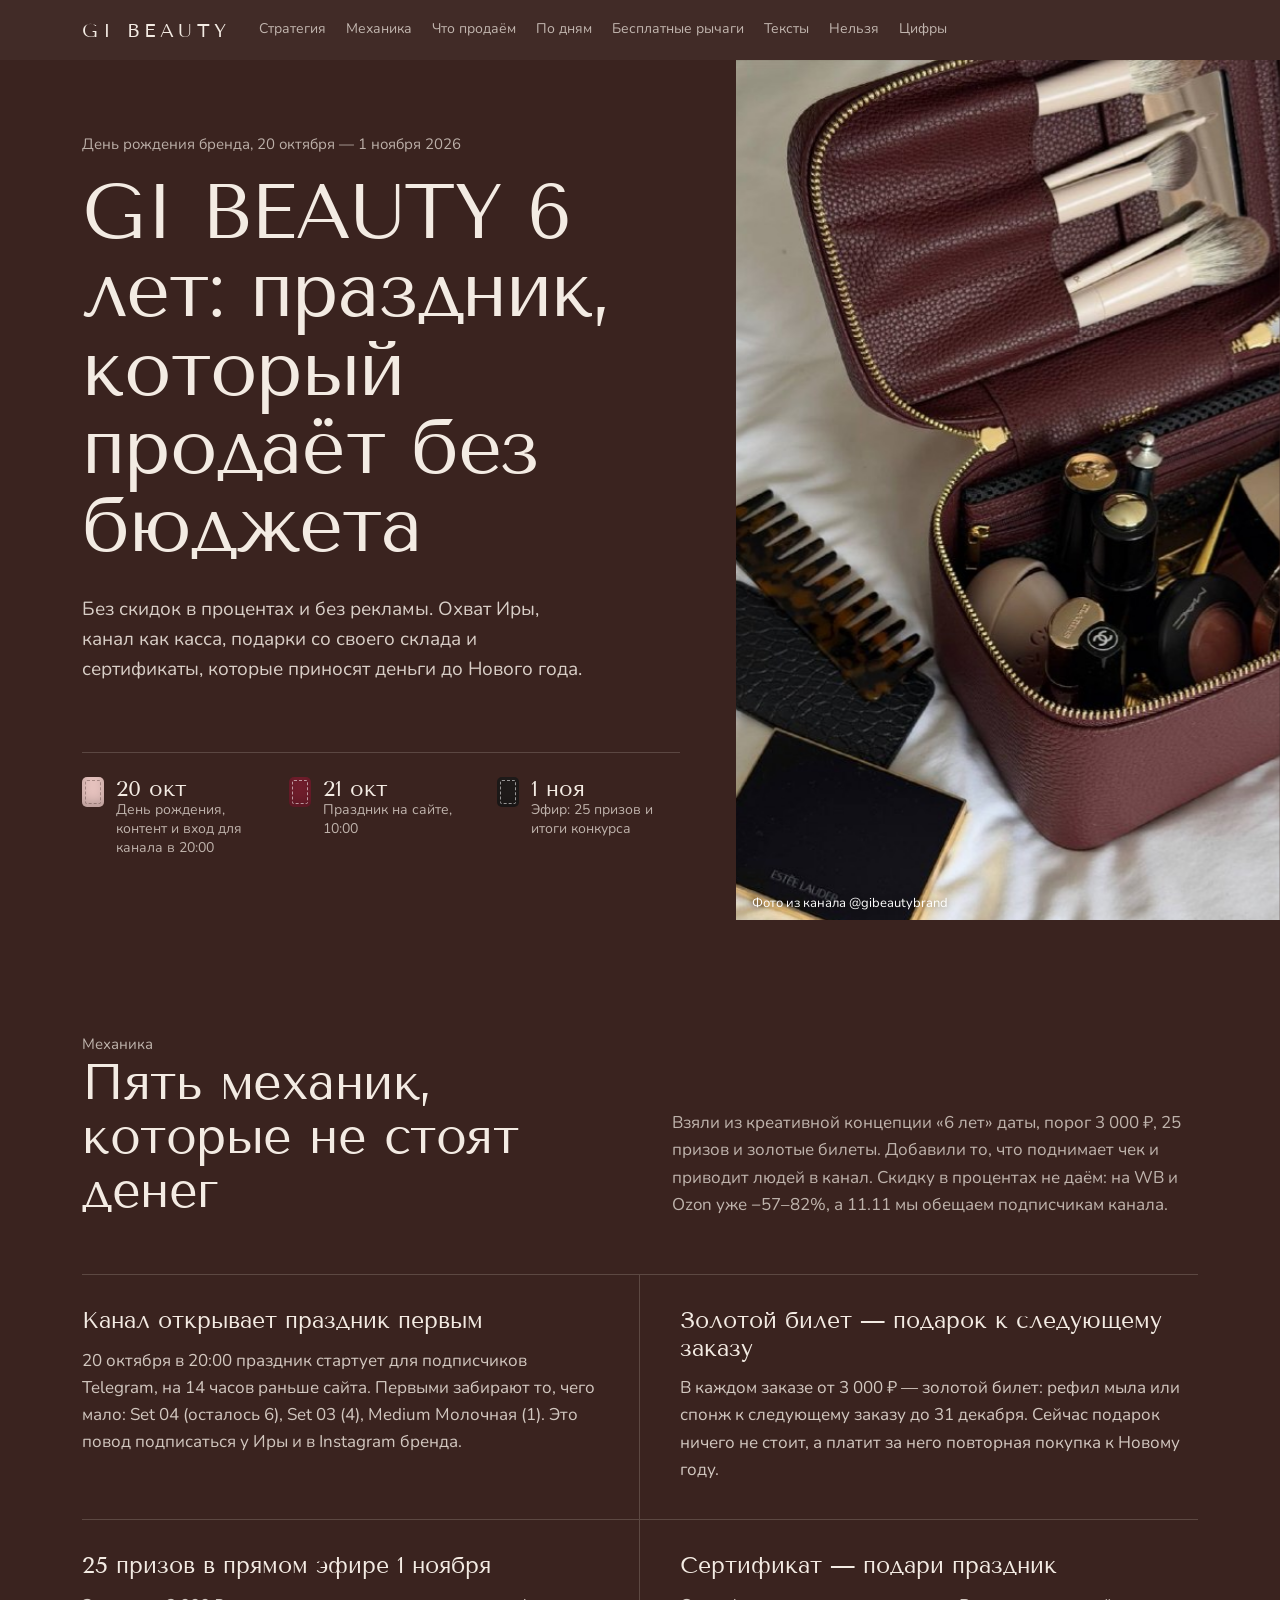
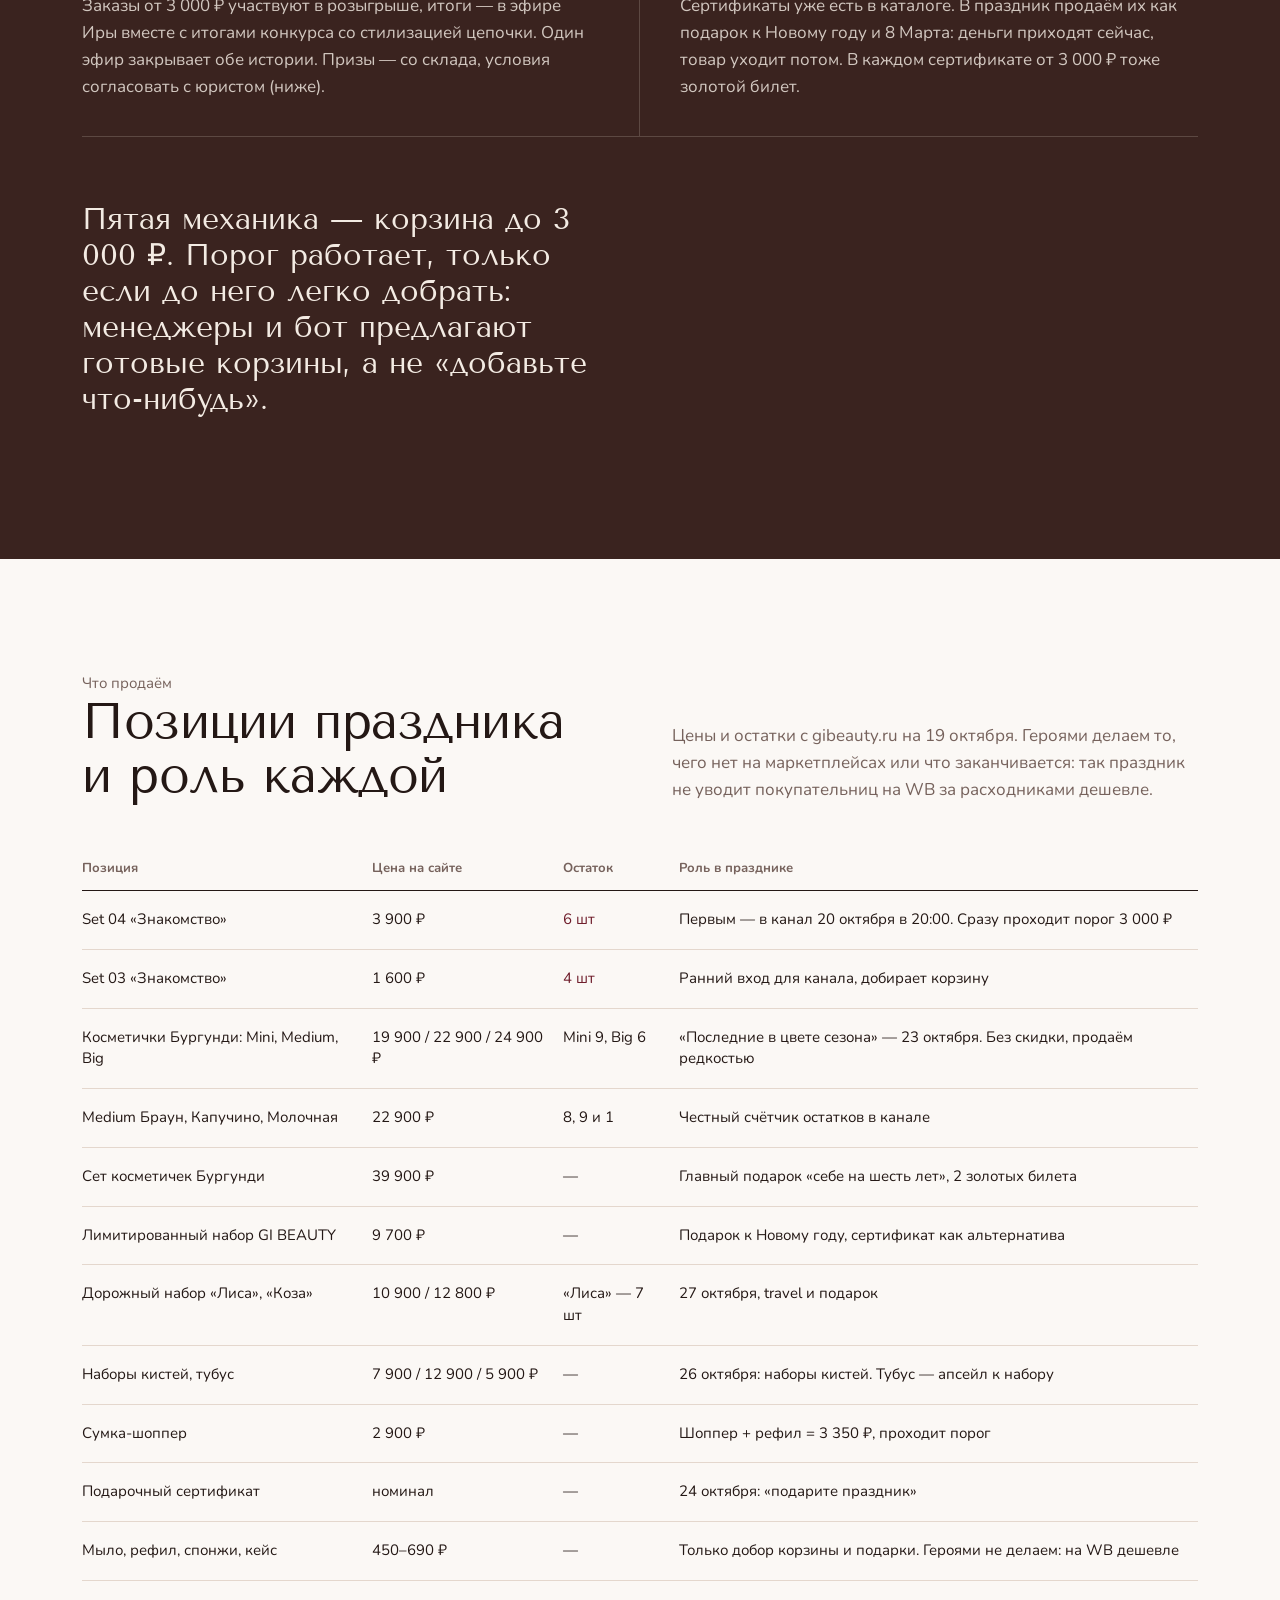
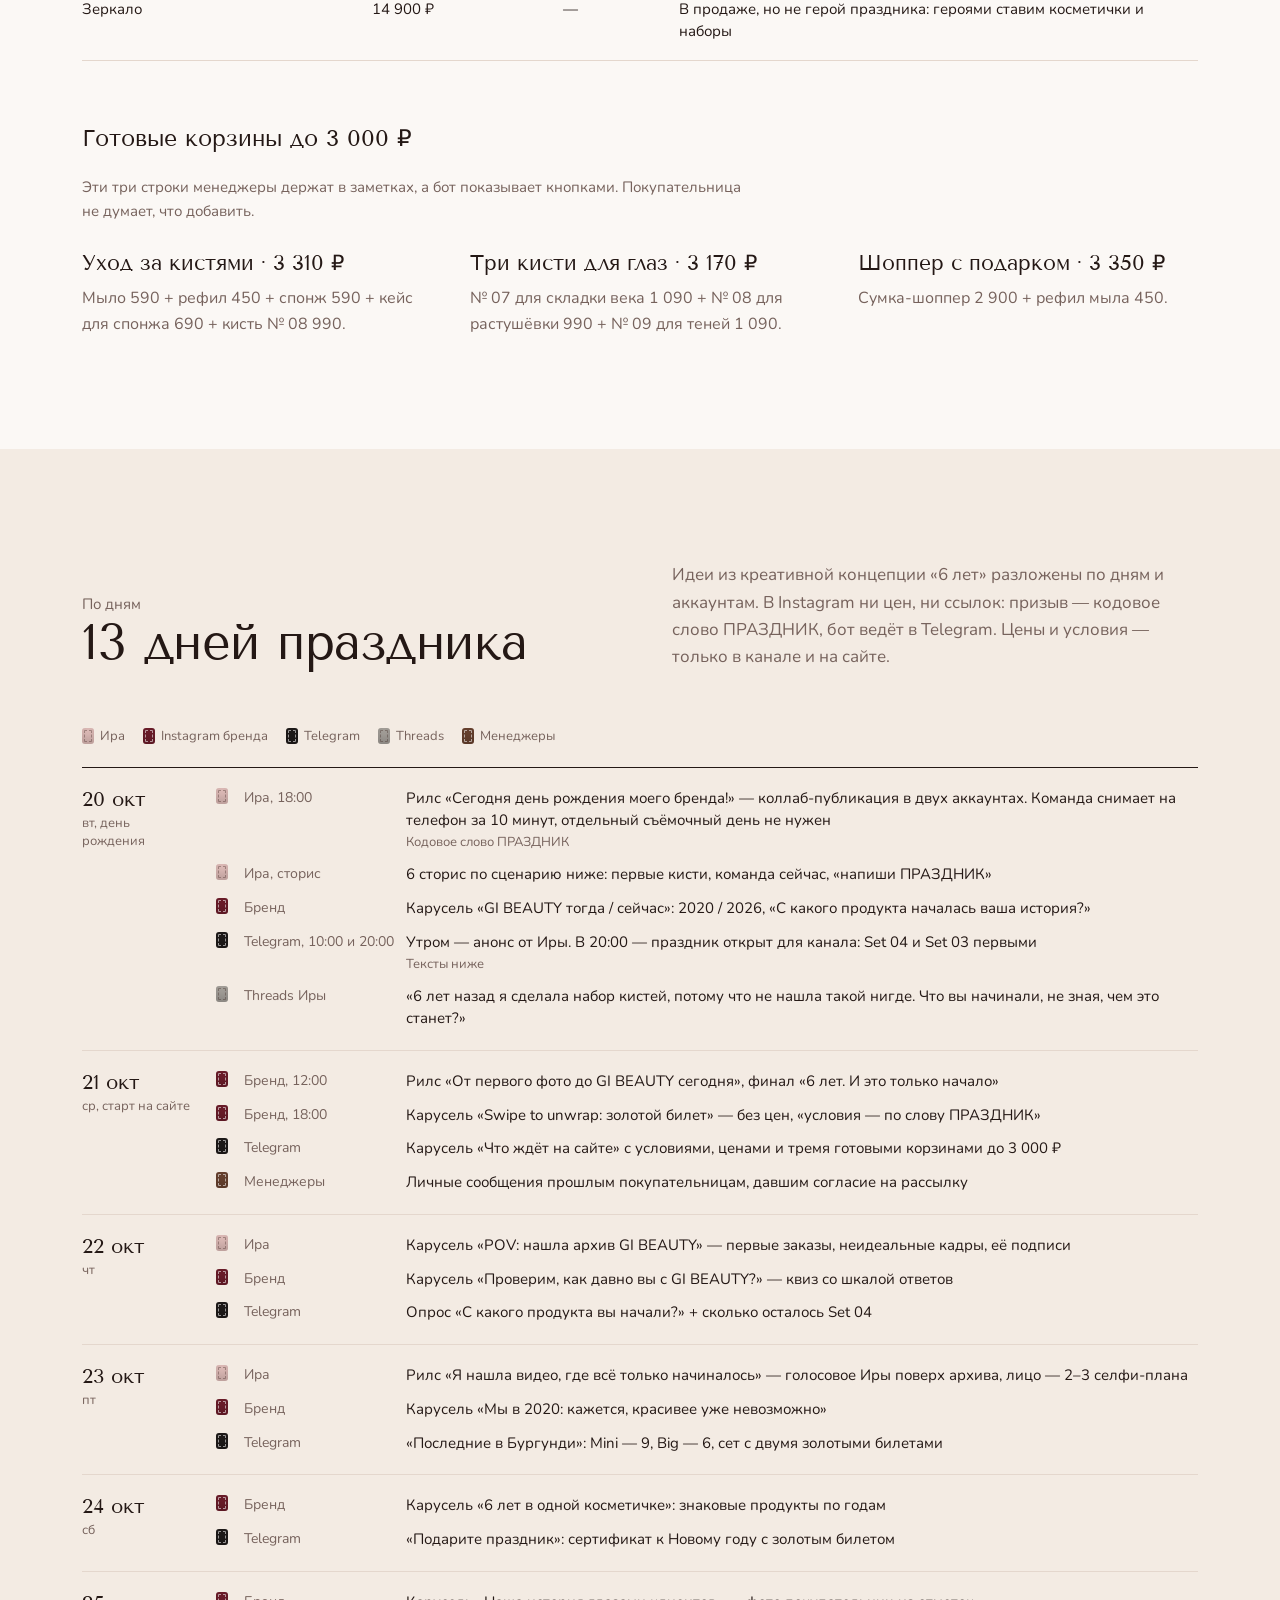
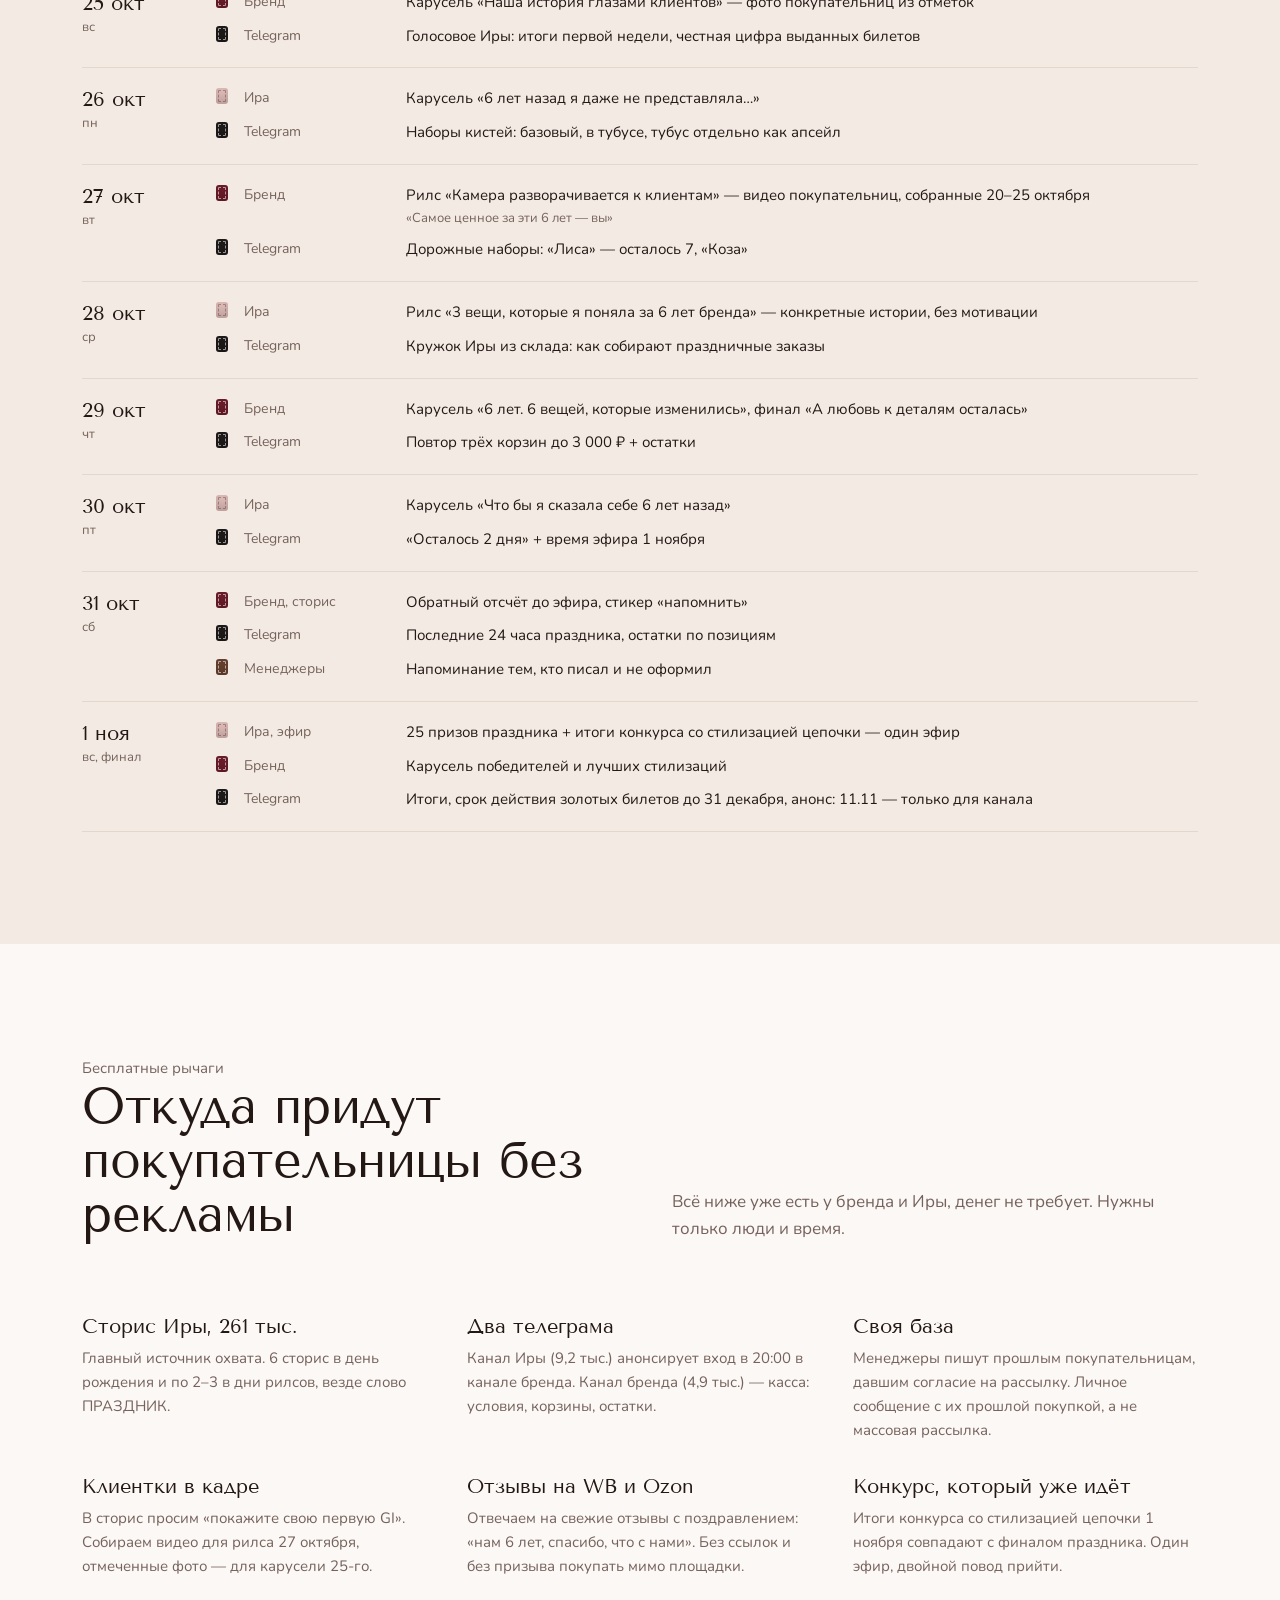
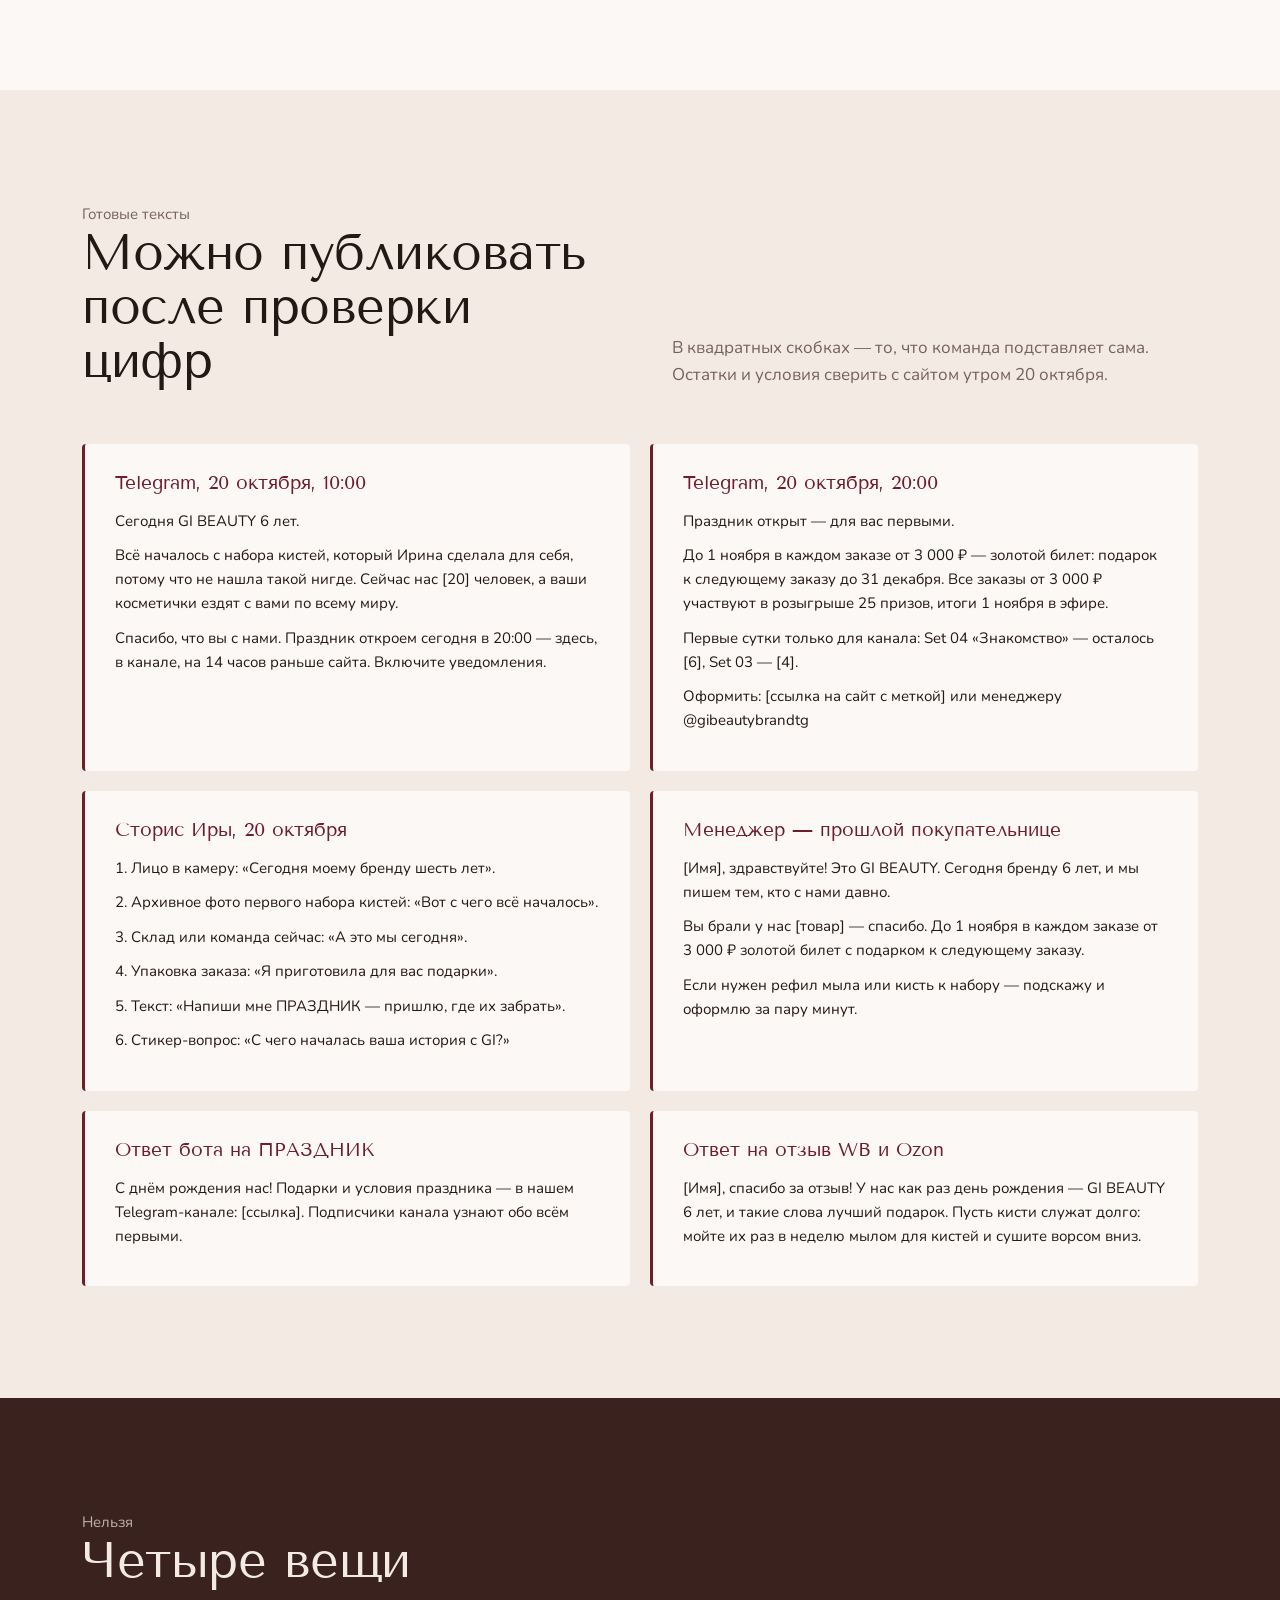
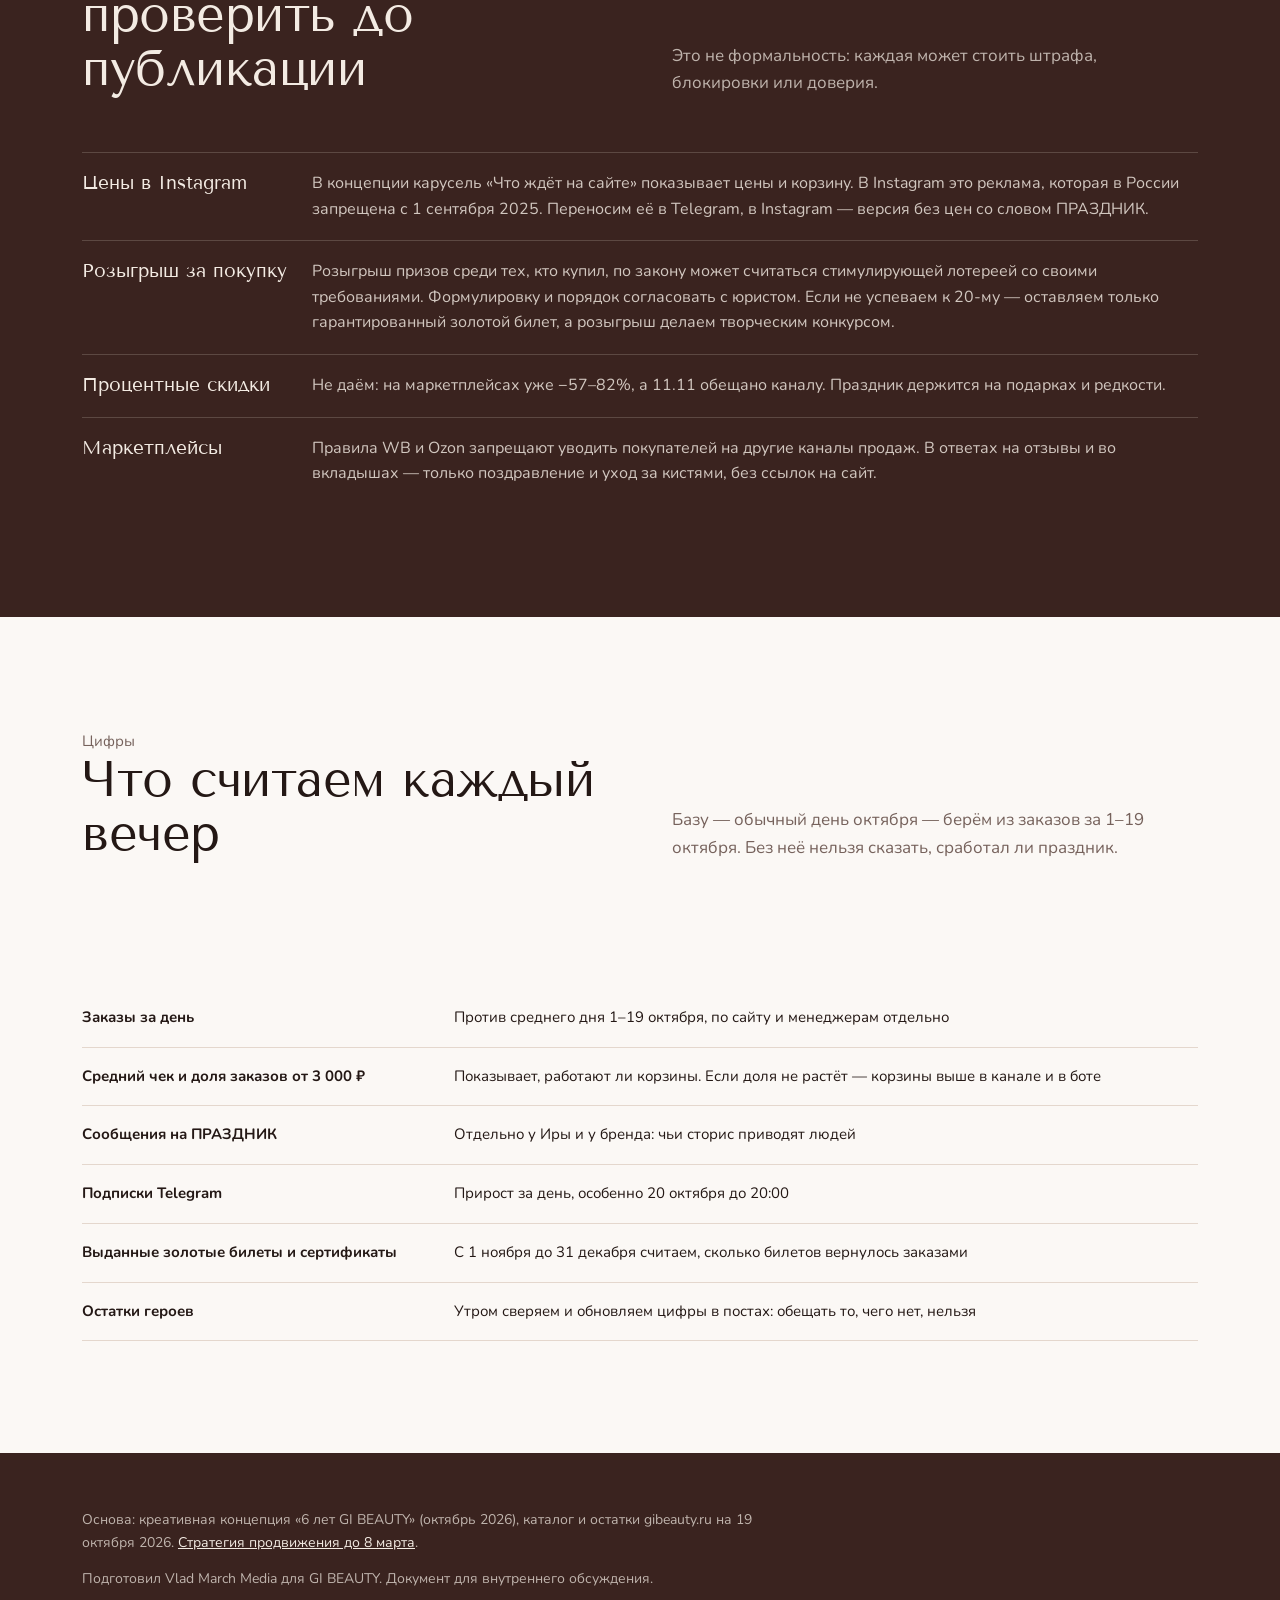
<file: 6-let.html>
<!doctype html>
<html lang="ru">
<head>
<meta charset="utf-8">
<meta name="viewport" content="width=device-width, initial-scale=1">
<meta name="robots" content="noindex, nofollow">
<title>GI BEAUTY — 6 лет</title>
<meta name="description" content="План дня рождения GI BEAUTY 20 октября — 1 ноября 2026: механики без бюджета, позиции, контент по дням и готовые тексты.">
<link rel="preconnect" href="https://fonts.googleapis.com">
<link rel="preconnect" href="https://fonts.gstatic.com" crossorigin>
<link href="https://fonts.googleapis.com/css2?family=Nunito:wght@400;600;700&family=Tenor+Sans&display=swap" rel="stylesheet">
<link rel="stylesheet" href="style.css?v=7">
</head>
<body>

<header class="top">
  <div class="wrap top-in">
    <a class="mark" href="index.html">GI BEAUTY</a>
    <nav class="nav" aria-label="Разделы">
      <a href="index.html">Стратегия</a>
      <a href="#mech">Механика</a>
      <a href="#items">Что продаём</a>
      <a href="#days-bd">По дням</a>
      <a href="#free">Бесплатные рычаги</a>
      <a href="#texts">Тексты</a>
      <a href="#risks">Нельзя</a>
      <a href="#count">Цифры</a>
    </nav>
  </div>
</header>

<main id="top">

<section class="hero" style="padding:0">
  <div class="hero-in">
    <div class="hero-text">
      <div>
        <p class="hero-kicker">День рождения бренда, 20 октября — 1 ноября 2026</p>
        <h1>GI BEAUTY 6 лет: праздник, который продаёт без бюджета</h1>
        <p class="hero-lead">Без скидок в процентах и без рекламы. Охват Иры, канал как касса, подарки со своего склада и сертификаты, которые приносят деньги до Нового года.</p>
      </div>
      <div class="strip" aria-label="Ключевые даты">
        <div><i class="sw c-ira light"></i><p><b>20 окт</b><span>День рождения, контент и вход для канала в 20:00</span></p></div>
        <div><i class="sw c-ig"></i><p><b>21 окт</b><span>Праздник на сайте, 10:00</span></p></div>
        <div><i class="sw c-tg"></i><p><b>1 ноя</b><span>Эфир: 25 призов и итоги конкурса</span></p></div>
      </div>
    </div>
    <figure class="hero-photo" style="margin:0">
      <img src="img/burgundy-open.jpg" alt="Открытая бордовая косметичка GI BEAUTY с косметикой" width="641" height="800">
      <figcaption>Фото из канала @gibeautybrand</figcaption>
    </figure>
  </div>
</section>

<!-- МЕХАНИКА -->
<section class="dark" id="mech">
  <div class="wrap">
    <div class="sec-head">
      <div><p class="chapter">Механика</p><h2>Пять механик, которые не стоят денег</h2></div>
      <p>Взяли из креативной концепции «6 лет» даты, порог 3 000 ₽, 25 призов и золотые билеты. Добавили то, что поднимает чек и приводит людей в канал. Скидку в процентах не даём: на WB и Ozon уже −57–82%, а 11.11 мы обещаем подписчикам канала.</p>
    </div>
    <div class="theses">
      <article>
        <h3>Канал открывает праздник первым</h3>
        <p>20 октября в 20:00 праздник стартует для подписчиков Telegram, на 14 часов раньше сайта. Первыми забирают то, чего мало: Set 04 (осталось 6), Set 03 (4), Medium Молочная (1). Это повод подписаться у Иры и в Instagram бренда.</p>
      </article>
      <article>
        <h3>Золотой билет — подарок к следующему заказу</h3>
        <p>В каждом заказе от 3 000 ₽ — золотой билет: рефил мыла или спонж к следующему заказу до 31 декабря. Сейчас подарок ничего не стоит, а платит за него повторная покупка к Новому году.</p>
      </article>
      <article>
        <h3>25 призов в прямом эфире 1 ноября</h3>
        <p>Заказы от 3 000 ₽ участвуют в розыгрыше, итоги — в эфире Иры вместе с итогами конкурса со стилизацией цепочки. Один эфир закрывает обе истории. Призы — со склада, условия согласовать с юристом (ниже).</p>
      </article>
      <article>
        <h3>Сертификат — подари праздник</h3>
        <p>Сертификаты уже есть в каталоге. В праздник продаём их как подарок к Новому году и 8 Марта: деньги приходят сейчас, товар уходит потом. В каждом сертификате от 3 000 ₽ тоже золотой билет.</p>
      </article>
    </div>
    <p class="statement" style="font-size:clamp(22px,2.4vw,30px)">Пятая механика — корзина до 3 000 ₽. Порог работает, только если до него легко добрать: менеджеры и бот предлагают готовые корзины, а не «добавьте что-нибудь».</p>
  </div>
</section>

<!-- ЧТО ПРОДАЁМ -->
<section id="items">
  <div class="wrap">
    <div class="sec-head">
      <div><p class="chapter">Что продаём</p><h2>Позиции праздника и роль каждой</h2></div>
      <p>Цены и остатки с gibeauty.ru на 19 октября. Героями делаем то, чего нет на маркетплейсах или что заканчивается: так праздник не уводит покупательниц на WB за расходниками дешевле.</p>
    </div>
    <div class="table-scroll">
      <table>
        <thead><tr><th>Позиция</th><th>Цена на сайте</th><th>Остаток</th><th>Роль в празднике</th></tr></thead>
        <tbody>
          <tr><td>Set 04 «Знакомство»</td><td>3 900 ₽</td><td class="bad">6 шт</td><td>Первым — в канал 20 октября в 20:00. Сразу проходит порог 3 000 ₽</td></tr>
          <tr><td>Set 03 «Знакомство»</td><td>1 600 ₽</td><td class="bad">4 шт</td><td>Ранний вход для канала, добирает корзину</td></tr>
          <tr><td>Косметички Бургунди: Mini, Medium, Big</td><td>19 900 / 22 900 / 24 900 ₽</td><td>Mini 9, Big 6</td><td>«Последние в цвете сезона» — 23 октября. Без скидки, продаём редкостью</td></tr>
          <tr><td>Medium Браун, Капучино, Молочная</td><td>22 900 ₽</td><td>8, 9 и 1</td><td>Честный счётчик остатков в канале</td></tr>
          <tr><td>Сет косметичек Бургунди</td><td>39 900 ₽</td><td>—</td><td>Главный подарок «себе на шесть лет», 2 золотых билета</td></tr>
          <tr><td>Лимитированный набор GI BEAUTY</td><td>9 700 ₽</td><td>—</td><td>Подарок к Новому году, сертификат как альтернатива</td></tr>
          <tr><td>Дорожный набор «Лиса», «Коза»</td><td>10 900 / 12 800 ₽</td><td>«Лиса» — 7 шт</td><td>27 октября, travel и подарок</td></tr>
          <tr><td>Наборы кистей, тубус</td><td>7 900 / 12 900 / 5 900 ₽</td><td>—</td><td>26 октября: наборы кистей. Тубус — апсейл к набору</td></tr>
          <tr><td>Сумка-шоппер</td><td>2 900 ₽</td><td>—</td><td>Шоппер + рефил = 3 350 ₽, проходит порог</td></tr>
          <tr><td>Подарочный сертификат</td><td>номинал</td><td>—</td><td>24 октября: «подарите праздник»</td></tr>
          <tr><td>Мыло, рефил, спонжи, кейс</td><td>450–690 ₽</td><td>—</td><td>Только добор корзины и подарки. Героями не делаем: на WB дешевле</td></tr>
          <tr><td>Зеркало</td><td>14 900 ₽</td><td>—</td><td>В продаже, но не герой праздника: героями ставим косметички и наборы</td></tr>
        </tbody>
      </table>
    </div>

    <div class="ladder" style="margin-top:64px">
      <h3>Готовые корзины до 3 000 ₽</h3>
      <p class="note">Эти три строки менеджеры держат в заметках, а бот показывает кнопками. Покупательница не думает, что добавить.</p>
      <div class="mech" style="margin-top:28px">
        <div><h3>Уход за кистями · 3 310 ₽</h3><p>Мыло 590 + рефил 450 + спонж 590 + кейс для спонжа 690 + кисть № 08 990.</p></div>
        <div><h3>Три кисти для глаз · 3 170 ₽</h3><p>№ 07 для складки века 1 090 + № 08 для растушёвки 990 + № 09 для теней 1 090.</p></div>
        <div><h3>Шоппер с подарком · 3 350 ₽</h3><p>Сумка-шоппер 2 900 + рефил мыла 450.</p></div>
      </div>
    </div>
  </div>
</section>

<!-- ПО ДНЯМ -->
<section class="cream" id="days-bd">
  <div class="wrap">
    <div class="sec-head">
      <div><p class="chapter">По дням</p><h2>13 дней праздника</h2></div>
      <p>Идеи из креативной концепции «6 лет» разложены по дням и аккаунтам. В Instagram ни цен, ни ссылок: призыв — кодовое слово ПРАЗДНИК, бот ведёт в Telegram. Цены и условия — только в канале и на сайте.</p>
    </div>
    <div class="legend">
      <span><i class="sw sm c-ira light"></i>Ира</span>
      <span><i class="sw sm c-ig"></i>Instagram бренда</span>
      <span><i class="sw sm c-tg"></i>Telegram</span>
      <span><i class="sw sm c-th light"></i>Threads</span>
      <span><i class="sw sm c-pro"></i>Менеджеры</span>
    </div>
    <div class="days">
      <div class="day"><div class="day-date">20 окт<small>вт, день рождения</small></div><div class="items">
        <div class="item"><i class="sw sm c-ira light"></i><span class="where">Ира, 18:00</span><div>Рилс «Сегодня день рождения моего бренда!» — коллаб-публикация в двух аккаунтах. Команда снимает на телефон за 10 минут, отдельный съёмочный день не нужен<span class="cta">Кодовое слово ПРАЗДНИК</span></div></div>
        <div class="item"><i class="sw sm c-ira light"></i><span class="where">Ира, сторис</span><div>6 сторис по сценарию ниже: первые кисти, команда сейчас, «напиши ПРАЗДНИК»</div></div>
        <div class="item"><i class="sw sm c-ig"></i><span class="where">Бренд</span><div>Карусель «GI BEAUTY тогда / сейчас»: 2020 / 2026, «С какого продукта началась ваша история?»</div></div>
        <div class="item"><i class="sw sm c-tg"></i><span class="where">Telegram, 10:00 и 20:00</span><div>Утром — анонс от Иры. В 20:00 — праздник открыт для канала: Set 04 и Set 03 первыми<span class="cta">Тексты ниже</span></div></div>
        <div class="item"><i class="sw sm c-th light"></i><span class="where">Threads Иры</span><div>«6 лет назад я сделала набор кистей, потому что не нашла такой нигде. Что вы начинали, не зная, чем это станет?»</div></div>
      </div></div>
      <div class="day"><div class="day-date">21 окт<small>ср, старт на сайте</small></div><div class="items">
        <div class="item"><i class="sw sm c-ig"></i><span class="where">Бренд, 12:00</span><div>Рилс «От первого фото до GI BEAUTY сегодня», финал «6 лет. И это только начало»</div></div>
        <div class="item"><i class="sw sm c-ig"></i><span class="where">Бренд, 18:00</span><div>Карусель «Swipe to unwrap: золотой билет» — без цен, «условия — по слову ПРАЗДНИК»</div></div>
        <div class="item"><i class="sw sm c-tg"></i><span class="where">Telegram</span><div>Карусель «Что ждёт на сайте» с условиями, ценами и тремя готовыми корзинами до 3 000 ₽</div></div>
        <div class="item"><i class="sw sm c-pro"></i><span class="where">Менеджеры</span><div>Личные сообщения прошлым покупательницам, давшим согласие на рассылку</div></div>
      </div></div>
      <div class="day"><div class="day-date">22 окт<small>чт</small></div><div class="items">
        <div class="item"><i class="sw sm c-ira light"></i><span class="where">Ира</span><div>Карусель «POV: нашла архив GI BEAUTY» — первые заказы, неидеальные кадры, её подписи</div></div>
        <div class="item"><i class="sw sm c-ig"></i><span class="where">Бренд</span><div>Карусель «Проверим, как давно вы с GI BEAUTY?» — квиз со шкалой ответов</div></div>
        <div class="item"><i class="sw sm c-tg"></i><span class="where">Telegram</span><div>Опрос «С какого продукта вы начали?» + сколько осталось Set 04</div></div>
      </div></div>
      <div class="day"><div class="day-date">23 окт<small>пт</small></div><div class="items">
        <div class="item"><i class="sw sm c-ira light"></i><span class="where">Ира</span><div>Рилс «Я нашла видео, где всё только начиналось» — голосовое Иры поверх архива, лицо — 2–3 селфи-плана</div></div>
        <div class="item"><i class="sw sm c-ig"></i><span class="where">Бренд</span><div>Карусель «Мы в 2020: кажется, красивее уже невозможно»</div></div>
        <div class="item"><i class="sw sm c-tg"></i><span class="where">Telegram</span><div>«Последние в Бургунди»: Mini — 9, Big — 6, сет с двумя золотыми билетами</div></div>
      </div></div>
      <div class="day"><div class="day-date">24 окт<small>сб</small></div><div class="items">
        <div class="item"><i class="sw sm c-ig"></i><span class="where">Бренд</span><div>Карусель «6 лет в одной косметичке»: знаковые продукты по годам</div></div>
        <div class="item"><i class="sw sm c-tg"></i><span class="where">Telegram</span><div>«Подарите праздник»: сертификат к Новому году с золотым билетом</div></div>
      </div></div>
      <div class="day"><div class="day-date">25 окт<small>вс</small></div><div class="items">
        <div class="item"><i class="sw sm c-ig"></i><span class="where">Бренд</span><div>Карусель «Наша история глазами клиентов» — фото покупательниц из отметок</div></div>
        <div class="item"><i class="sw sm c-tg"></i><span class="where">Telegram</span><div>Голосовое Иры: итоги первой недели, честная цифра выданных билетов</div></div>
      </div></div>
      <div class="day"><div class="day-date">26 окт<small>пн</small></div><div class="items">
        <div class="item"><i class="sw sm c-ira light"></i><span class="where">Ира</span><div>Карусель «6 лет назад я даже не представляла…»</div></div>
        <div class="item"><i class="sw sm c-tg"></i><span class="where">Telegram</span><div>Наборы кистей: базовый, в тубусе, тубус отдельно как апсейл</div></div>
      </div></div>
      <div class="day"><div class="day-date">27 окт<small>вт</small></div><div class="items">
        <div class="item"><i class="sw sm c-ig"></i><span class="where">Бренд</span><div>Рилс «Камера разворачивается к клиентам» — видео покупательниц, собранные 20–25 октября<span class="cta">«Самое ценное за эти 6 лет — вы»</span></div></div>
        <div class="item"><i class="sw sm c-tg"></i><span class="where">Telegram</span><div>Дорожные наборы: «Лиса» — осталось 7, «Коза»</div></div>
      </div></div>
      <div class="day"><div class="day-date">28 окт<small>ср</small></div><div class="items">
        <div class="item"><i class="sw sm c-ira light"></i><span class="where">Ира</span><div>Рилс «3 вещи, которые я поняла за 6 лет бренда» — конкретные истории, без мотивации</div></div>
        <div class="item"><i class="sw sm c-tg"></i><span class="where">Telegram</span><div>Кружок Иры из склада: как собирают праздничные заказы</div></div>
      </div></div>
      <div class="day"><div class="day-date">29 окт<small>чт</small></div><div class="items">
        <div class="item"><i class="sw sm c-ig"></i><span class="where">Бренд</span><div>Карусель «6 лет. 6 вещей, которые изменились», финал «А любовь к деталям осталась»</div></div>
        <div class="item"><i class="sw sm c-tg"></i><span class="where">Telegram</span><div>Повтор трёх корзин до 3 000 ₽ + остатки</div></div>
      </div></div>
      <div class="day"><div class="day-date">30 окт<small>пт</small></div><div class="items">
        <div class="item"><i class="sw sm c-ira light"></i><span class="where">Ира</span><div>Карусель «Что бы я сказала себе 6 лет назад»</div></div>
        <div class="item"><i class="sw sm c-tg"></i><span class="where">Telegram</span><div>«Осталось 2 дня» + время эфира 1 ноября</div></div>
      </div></div>
      <div class="day"><div class="day-date">31 окт<small>сб</small></div><div class="items">
        <div class="item"><i class="sw sm c-ig"></i><span class="where">Бренд, сторис</span><div>Обратный отсчёт до эфира, стикер «напомнить»</div></div>
        <div class="item"><i class="sw sm c-tg"></i><span class="where">Telegram</span><div>Последние 24 часа праздника, остатки по позициям</div></div>
        <div class="item"><i class="sw sm c-pro"></i><span class="where">Менеджеры</span><div>Напоминание тем, кто писал и не оформил</div></div>
      </div></div>
      <div class="day"><div class="day-date">1 ноя<small>вс, финал</small></div><div class="items">
        <div class="item"><i class="sw sm c-ira light"></i><span class="where">Ира, эфир</span><div>25 призов праздника + итоги конкурса со стилизацией цепочки — один эфир</div></div>
        <div class="item"><i class="sw sm c-ig"></i><span class="where">Бренд</span><div>Карусель победителей и лучших стилизаций</div></div>
        <div class="item"><i class="sw sm c-tg"></i><span class="where">Telegram</span><div>Итоги, срок действия золотых билетов до 31 декабря, анонс: 11.11 — только для канала</div></div>
      </div></div>
    </div>
  </div>
</section>

<!-- БЕСПЛАТНЫЕ РЫЧАГИ -->
<section id="free">
  <div class="wrap">
    <div class="sec-head">
      <div><p class="chapter">Бесплатные рычаги</p><h2>Откуда придут покупательницы без рекламы</h2></div>
      <p>Всё ниже уже есть у бренда и Иры, денег не требует. Нужны только люди и время.</p>
    </div>
    <div class="auto">
      <div><h3>Сторис Иры, 261 тыс.</h3><p>Главный источник охвата. 6 сторис в день рождения и по 2–3 в дни рилсов, везде слово ПРАЗДНИК.</p></div>
      <div><h3>Два телеграма</h3><p>Канал Иры (9,2 тыс.) анонсирует вход в 20:00 в канале бренда. Канал бренда (4,9 тыс.) — касса: условия, корзины, остатки.</p></div>
      <div><h3>Своя база</h3><p>Менеджеры пишут прошлым покупательницам, давшим согласие на рассылку. Личное сообщение с их прошлой покупкой, а не массовая рассылка.</p></div>
      <div><h3>Клиентки в кадре</h3><p>В сторис просим «покажите свою первую GI». Собираем видео для рилса 27 октября, отмеченные фото — для карусели 25-го.</p></div>
      <div><h3>Отзывы на WB и Ozon</h3><p>Отвечаем на свежие отзывы с поздравлением: «нам 6 лет, спасибо, что с нами». Без ссылок и без призыва покупать мимо площадки.</p></div>
      <div><h3>Конкурс, который уже идёт</h3><p>Итоги конкурса со стилизацией цепочки 1 ноября совпадают с финалом праздника. Один эфир, двойной повод прийти.</p></div>
    </div>
  </div>
</section>

<!-- ТЕКСТЫ -->
<section class="cream" id="texts">
  <div class="wrap">
    <div class="sec-head">
      <div><p class="chapter">Готовые тексты</p><h2>Можно публиковать после проверки цифр</h2></div>
      <p>В квадратных скобках — то, что команда подставляет сама. Остатки и условия сверить с сайтом утром 20 октября.</p>
    </div>
    <div class="copies">
      <article class="copy">
        <h3>Telegram, 20 октября, 10:00</h3>
        <p>Сегодня GI BEAUTY 6 лет.</p>
        <p>Всё началось с набора кистей, который Ирина сделала для себя, потому что не нашла такой нигде. Сейчас нас [20] человек, а ваши косметички ездят с вами по всему миру.</p>
        <p>Спасибо, что вы с нами. Праздник откроем сегодня в 20:00 — здесь, в канале, на 14 часов раньше сайта. Включите уведомления.</p>
      </article>
      <article class="copy">
        <h3>Telegram, 20 октября, 20:00</h3>
        <p>Праздник открыт — для вас первыми.</p>
        <p>До 1 ноября в каждом заказе от 3 000 ₽ — золотой билет: подарок к следующему заказу до 31 декабря. Все заказы от 3 000 ₽ участвуют в розыгрыше 25 призов, итоги 1 ноября в эфире.</p>
        <p>Первые сутки только для канала: Set 04 «Знакомство» — осталось [6], Set 03 — [4].</p>
        <p>Оформить: [ссылка на сайт с меткой] или менеджеру @gibeautybrandtg</p>
      </article>
      <article class="copy">
        <h3>Сторис Иры, 20 октября</h3>
        <p>1. Лицо в камеру: «Сегодня моему бренду шесть лет».</p>
        <p>2. Архивное фото первого набора кистей: «Вот с чего всё началось».</p>
        <p>3. Склад или команда сейчас: «А это мы сегодня».</p>
        <p>4. Упаковка заказа: «Я приготовила для вас подарки».</p>
        <p>5. Текст: «Напиши мне ПРАЗДНИК — пришлю, где их забрать».</p>
        <p>6. Стикер-вопрос: «С чего началась ваша история с GI?»</p>
      </article>
      <article class="copy">
        <h3>Менеджер — прошлой покупательнице</h3>
        <p>[Имя], здравствуйте! Это GI BEAUTY. Сегодня бренду 6 лет, и мы пишем тем, кто с нами давно.</p>
        <p>Вы брали у нас [товар] — спасибо. До 1 ноября в каждом заказе от 3 000 ₽ золотой билет с подарком к следующему заказу.</p>
        <p>Если нужен рефил мыла или кисть к набору — подскажу и оформлю за пару минут.</p>
      </article>
      <article class="copy">
        <h3>Ответ бота на ПРАЗДНИК</h3>
        <p>С днём рождения нас! Подарки и условия праздника — в нашем Telegram-канале: [ссылка]. Подписчики канала узнают обо всём первыми.</p>
      </article>
      <article class="copy">
        <h3>Ответ на отзыв WB и Ozon</h3>
        <p>[Имя], спасибо за отзыв! У нас как раз день рождения — GI BEAUTY 6 лет, и такие слова лучший подарок. Пусть кисти служат долго: мойте их раз в неделю мылом для кистей и сушите ворсом вниз.</p>
      </article>
    </div>
  </div>
</section>

<!-- НЕЛЬЗЯ -->
<section class="dark" id="risks">
  <div class="wrap">
    <div class="sec-head">
      <div><p class="chapter">Нельзя</p><h2>Четыре вещи проверить до публикации</h2></div>
      <p>Это не формальность: каждая может стоить штрафа, блокировки или доверия.</p>
    </div>
    <ul class="rules">
      <li><b>Цены в Instagram</b><span>В концепции карусель «Что ждёт на сайте» показывает цены и корзину. В Instagram это реклама, которая в России запрещена с 1 сентября 2025. Переносим её в Telegram, в Instagram — версия без цен со словом ПРАЗДНИК.</span></li>
      <li><b>Розыгрыш за покупку</b><span>Розыгрыш призов среди тех, кто купил, по закону может считаться стимулирующей лотереей со своими требованиями. Формулировку и порядок согласовать с юристом. Если не успеваем к 20-му — оставляем только гарантированный золотой билет, а розыгрыш делаем творческим конкурсом.</span></li>
      <li><b>Процентные скидки</b><span>Не даём: на маркетплейсах уже −57–82%, а 11.11 обещано каналу. Праздник держится на подарках и редкости.</span></li>
      <li><b>Маркетплейсы</b><span>Правила WB и Ozon запрещают уводить покупателей на другие каналы продаж. В ответах на отзывы и во вкладышах — только поздравление и уход за кистями, без ссылок на сайт.</span></li>
    </ul>
  </div>
</section>

<!-- ЦИФРЫ -->
<section id="count">
  <div class="wrap">
    <div class="sec-head">
      <div><p class="chapter">Цифры</p><h2>Что считаем каждый вечер</h2></div>
      <p>Базу — обычный день октября — берём из заказов за 1–19 октября. Без неё нельзя сказать, сработал ли праздник.</p>
    </div>
    <div class="table-scroll">
      <table class="decide">
        <tbody>
          <tr><td>Заказы за день</td><td>Против среднего дня 1–19 октября, по сайту и менеджерам отдельно</td></tr>
          <tr><td>Средний чек и доля заказов от 3 000 ₽</td><td>Показывает, работают ли корзины. Если доля не растёт — корзины выше в канале и в боте</td></tr>
          <tr><td>Сообщения на ПРАЗДНИК</td><td>Отдельно у Иры и у бренда: чьи сторис приводят людей</td></tr>
          <tr><td>Подписки Telegram</td><td>Прирост за день, особенно 20 октября до 20:00</td></tr>
          <tr><td>Выданные золотые билеты и сертификаты</td><td>С 1 ноября до 31 декабря считаем, сколько билетов вернулось заказами</td></tr>
          <tr><td>Остатки героев</td><td>Утром сверяем и обновляем цифры в постах: обещать то, чего нет, нельзя</td></tr>
        </tbody>
      </table>
    </div>
  </div>
</section>

</main>

<footer>
  <div class="wrap">
    <p>Основа: креативная концепция «6 лет GI BEAUTY» (октябрь 2026), каталог и остатки gibeauty.ru на 19 октября 2026. <a href="index.html">Стратегия продвижения до 8 марта</a>.</p>
    <p>Подготовил Vlad March Media для GI BEAUTY. Документ для внутреннего обсуждения.</p>
  </div>
</footer>

</body>
</html>
</file>
<file: style.css>
:root {
  --choc: #3a231f;
  --choc-2: #4b2f29;
  --cream: #f3ebe3;
  --paper: #fbf8f5;
  --burgundy: #6f1d2b;
  --camel: #b4875f;
  --ink: #241815;
  --muted: #76625c;
  --line: #e4d7cd;
  --line-dark: rgba(243, 235, 227, 0.18);

  /* кожа: цвета косметичек из каталога */
  --leather-burgundy: #6f1d2b;
  --leather-black: #1f1b1a;
  --leather-cappuccino: #a6846c;
  --leather-white: #efe8df;
  --leather-brown: #6b4330;
  --leather-grey: #a9a49e;
  --leather-pink: #e5c1bd;
  --leather-beige: #d8c2a4;

  --display: "Tenor Sans", "Times New Roman", serif;
  --text: "Nunito", system-ui, sans-serif;
  --wrap: 1180px;
}

* { box-sizing: border-box; }
html { scroll-behavior: smooth; scroll-padding-top: 76px; }
@media (prefers-reduced-motion: reduce) { html { scroll-behavior: auto; } }

body {
  margin: 0;
  background: var(--paper);
  color: var(--ink);
  font: 400 17px/1.6 var(--text);
  -webkit-font-smoothing: antialiased;
}

img { display: block; max-width: 100%; height: auto; }
.format img { width: 100%; }
a { color: inherit; }
:focus-visible { outline: 2px solid var(--camel); outline-offset: 3px; }

h1, h2, h3 { font-family: var(--display); font-weight: 400; margin: 0; }
h2 { font-size: clamp(30px, 4.2vw, 50px); line-height: 1.08; letter-spacing: -0.01em; max-width: 18ch; }
h3 { font-size: 23px; line-height: 1.2; }
p { margin: 0 0 1em; }

.wrap { max-width: var(--wrap); margin: 0 auto; padding: 0 32px; }

/* шапка */

.top {
  position: sticky; top: 0; z-index: 20;
  background: rgba(58, 35, 31, 0.96);
  color: var(--cream);
  backdrop-filter: blur(8px);
}
.top-in { display: flex; align-items: center; gap: 28px; height: 60px; }
.mark { font: 400 19px/1 var(--display); letter-spacing: 0.24em; text-decoration: none; white-space: nowrap; }
.nav { display: flex; gap: 20px; overflow-x: auto; scrollbar-width: none; font-size: 14px; }
.nav::-webkit-scrollbar { display: none; }
.nav a { text-decoration: none; opacity: 0.72; white-space: nowrap; padding: 4px 0; border-bottom: 1px solid transparent; }
.nav a:hover, .nav a.on { opacity: 1; border-bottom-color: var(--camel); }

/* первый экран */

.hero { background: var(--choc); color: var(--cream); overflow: hidden; }
.hero-in { display: grid; grid-template-columns: 1.15fr 0.85fr; min-height: calc(100vh - 60px); max-height: 860px; }
.hero-text { padding: 72px 56px 56px max(32px, calc((100vw - var(--wrap)) / 2 + 32px)); display: flex; flex-direction: column; justify-content: space-between; gap: 48px; }
.hero-kicker { font-size: 15px; opacity: 0.7; margin: 0; }
.hero h1 { font-size: clamp(40px, 6vw, 84px); line-height: 1.02; letter-spacing: -0.015em; max-width: 12ch; margin-top: 18px; }
.hero-lead { font-size: 19px; max-width: 46ch; opacity: 0.86; margin-top: 28px; }
.hero-photo { position: relative; }
.hero-photo img { width: 100%; height: 100%; object-fit: cover; }
.hero-photo figcaption { position: absolute; left: 16px; bottom: 14px; font-size: 13px; color: #fff; text-shadow: 0 1px 6px rgba(0,0,0,.5); }

.strip { display: grid; grid-template-columns: repeat(3, minmax(0, 1fr)); gap: 18px 24px; border-top: 1px solid var(--line-dark); padding-top: 24px; }
.strip div { display: flex; gap: 12px; align-items: flex-start; font-size: 14px; line-height: 1.35; }
.strip b { display: block; font: 400 22px/1.1 var(--display); }
.strip span { opacity: 0.72; }

/* образец кожи со строчкой */

.sw {
  flex: none; display: inline-block; width: 22px; height: 30px; border-radius: 5px;
  background: var(--c, var(--leather-brown));
  outline: 1px dashed rgba(255, 255, 255, 0.55); outline-offset: -4px;
  box-shadow: inset 0 -6px 10px rgba(0, 0, 0, 0.18);
}
.sw.light { outline-color: rgba(58, 35, 31, 0.35); }
.sw.sm { width: 12px; height: 16px; border-radius: 3px; outline-offset: -3px; vertical-align: -2px; }

.c-ig { --c: var(--leather-burgundy); }
.c-ira { --c: var(--leather-pink); }
.c-tg { --c: var(--leather-black); }
.c-yt { --c: var(--leather-cappuccino); }
.c-th { --c: var(--leather-grey); }
.c-vk { --c: var(--leather-beige); }
.c-pin { --c: var(--leather-white); }
.c-pro { --c: var(--leather-brown); }
.c-mp { --c: #8a5a44; }

/* секции */

section { padding: 112px 0; }
section.cream { background: var(--cream); }
section.dark { background: var(--choc); color: var(--cream); }
.sec-head { display: grid; grid-template-columns: 1fr 1fr; gap: 32px 64px; align-items: end; margin-bottom: 56px; }
.sec-head p { color: var(--muted); max-width: 52ch; margin: 0; }
.dark .sec-head p { color: rgba(243, 235, 227, 0.72); }
.chapter { font-size: 15px; color: var(--camel); margin: 0 0 14px; }

/* коротко */

.theses { display: grid; grid-template-columns: repeat(2, minmax(0, 1fr)); gap: 0; border-top: 1px solid var(--line-dark); }
.theses article { padding: 32px 40px 36px 0; border-bottom: 1px solid var(--line-dark); }
.theses article:nth-child(odd) { border-right: 1px solid var(--line-dark); }
.theses article:nth-child(even) { padding-left: 40px; padding-right: 0; }
.theses h3 { margin-bottom: 12px; }
.theses p { opacity: 0.82; margin: 0; max-width: 54ch; }

/* аудит */

.table-scroll { overflow-x: auto; -webkit-overflow-scrolling: touch; }
table { width: 100%; border-collapse: collapse; font-size: 15px; line-height: 1.45; }
th { text-align: left; font-weight: 700; color: var(--muted); font-size: 13px; padding: 0 16px 12px 0; border-bottom: 1px solid var(--ink); vertical-align: bottom; }
td { padding: 18px 16px 18px 0; border-bottom: 1px solid var(--line); vertical-align: top; }
td:first-child { min-width: 180px; }
.audit td:nth-child(2) { min-width: 150px; }
.audit td:nth-child(3), .audit td:nth-child(4) { min-width: 230px; }
.audit td:last-child { min-width: 190px; font-weight: 600; }
.pl { display: flex; gap: 10px; align-items: flex-start; font-weight: 700; }
.pl small { display: block; font-weight: 400; color: var(--muted); }
.num { font: 400 20px/1.15 var(--display); display: block; }
.bad { color: var(--burgundy); }

.findings { display: grid; grid-template-columns: repeat(3, minmax(0, 1fr)); gap: 24px; margin-top: 64px; }
.finding { border-top: 3px solid var(--ink); padding-top: 18px; }
.finding h3 { font-size: 21px; margin-bottom: 10px; }
.finding p { color: var(--muted); font-size: 16px; }

.proof { display: grid; grid-template-columns: 300px 1fr; gap: 48px; margin-top: 72px; align-items: center; }
.proof img { border-radius: 4px; aspect-ratio: 3 / 4; object-fit: cover; width: 100%; }
.proof blockquote { margin: 0; font: 400 clamp(24px, 2.6vw, 34px)/1.25 var(--display); max-width: 26ch; }
.proof p { color: var(--muted); max-width: 56ch; margin-top: 20px; }

/* две орбиты */

.orbit { display: grid; grid-template-columns: 1fr 120px 1fr; gap: 0; align-items: stretch; }
.side { padding: 36px; border: 1px solid var(--line-dark); border-radius: 4px; }
.side h3 { font-size: 30px; margin: 10px 0 6px; }
.side .role { color: var(--camel); margin-bottom: 22px; }
.side ul { margin: 0; padding: 0; list-style: none; }
.side li { padding: 9px 0; border-top: 1px solid var(--line-dark); font-size: 16px; opacity: 0.88; }
.flows { display: flex; flex-direction: column; justify-content: center; gap: 28px; padding: 0 10px; font-size: 13px; text-align: center; opacity: 0.8; }
.flows span { display: block; font: 400 26px/1 var(--display); color: var(--camel); }
.statement { margin-top: 64px; font: 400 clamp(26px, 3.2vw, 40px)/1.2 var(--display); max-width: 30ch; }
.statement-note { margin-top: 18px; opacity: 0.7; max-width: 60ch; }

/* форматы */

.formats { display: grid; grid-template-columns: repeat(2, minmax(0, 1fr)); gap: 56px 48px; }
.format { display: grid; grid-template-columns: 150px 1fr; gap: 24px; align-items: start; }
.format img { aspect-ratio: 3 / 4; object-fit: cover; border-radius: 4px; }
.format .tag { font-size: 13px; color: var(--muted); margin-bottom: 8px; display: flex; gap: 8px; align-items: center; flex-wrap: wrap; }
.format h3 { margin-bottom: 10px; }
.format p { font-size: 16px; margin-bottom: 10px; }
.hook { font-style: italic; color: var(--burgundy); }
.noimg { grid-template-columns: 1fr; }

.palette { margin-top: 88px; display: grid; grid-template-columns: 0.9fr 1.1fr; gap: 48px; align-items: center; }
.chips { display: flex; flex-wrap: wrap; gap: 14px 22px; margin-top: 18px; }
.chips span { display: inline-flex; gap: 10px; align-items: center; font-size: 15px; }
.chips .sw { width: 28px; height: 38px; }

.season { margin-top: 88px; }
.season table td:first-child { min-width: 130px; font-weight: 700; }
.season td:nth-child(2) { min-width: 180px; font-family: var(--display); font-size: 19px; }
.season td:nth-child(3) { min-width: 320px; }

/* площадки */

.platforms { display: grid; grid-template-columns: repeat(2, minmax(0, 1fr)); gap: 20px; }
.platform { background: var(--paper); border-radius: 4px; padding: 30px 32px; display: grid; grid-template-columns: 30px 1fr; gap: 0 18px; }
.platform h3 { font-size: 24px; }
.platform .now { color: var(--muted); font-size: 14px; margin: 4px 0 16px; }
.platform dl { margin: 0; display: grid; grid-template-columns: 92px 1fr; gap: 8px 14px; font-size: 15px; }
.platform dt { color: var(--muted); }
.platform dd { margin: 0; }
.platform.main { grid-column: 1 / -1; }
.platform.main dl { grid-template-columns: 92px 1fr 92px 1fr; }
.prio { display: inline-block; margin-left: 8px; font: 700 12px/1 var(--text); padding: 4px 8px; border-radius: 20px; background: var(--choc); color: var(--cream); vertical-align: 5px; }
.prio.low { background: transparent; color: var(--muted); border: 1px solid var(--line); }

/* контент-план */

.template td { font-size: 14px; min-width: 150px; }
.template td:first-child { min-width: 70px; font-weight: 700; }
.template th .sw { margin-right: 6px; }

.weeks { margin-top: 88px; }
.tabs { display: flex; gap: 8px; flex-wrap: wrap; margin: 24px 0 8px; }
.tabs button {
  border: 1px solid var(--line); background: transparent; border-radius: 30px; padding: 10px 18px;
  cursor: pointer; font-size: 15px; text-align: left; line-height: 1.25;
}
.tabs button small { display: block; color: var(--muted); font-size: 12px; }
.tabs button[aria-selected="true"] { background: var(--choc); color: var(--cream); border-color: var(--choc); }
.tabs button[aria-selected="true"] small { color: rgba(243, 235, 227, 0.7); }
.week-goal { color: var(--muted); max-width: 70ch; margin: 18px 0 28px; }
.legend { display: flex; flex-wrap: wrap; gap: 8px 18px; font-size: 13px; color: var(--muted); margin-bottom: 20px; }
.legend span { display: inline-flex; gap: 6px; align-items: center; }

.days { display: grid; gap: 0; border-top: 1px solid var(--ink); }
.day { display: grid; grid-template-columns: 110px 1fr; gap: 24px; padding: 20px 0; border-bottom: 1px solid var(--line); }
.day-date { font: 400 20px/1.1 var(--display); }
.day-date small { display: block; font: 400 13px/1.4 var(--text); color: var(--muted); margin-top: 4px; }
.items { display: grid; gap: 12px; }
.item { display: grid; grid-template-columns: 16px 150px 1fr; gap: 12px; font-size: 15px; line-height: 1.45; }
.item .where { color: var(--muted); font-size: 14px; }
.item .cta { display: block; color: var(--muted); font-size: 13px; margin-top: 2px; }

/* продажи */

.funnel { display: grid; grid-template-columns: repeat(6, minmax(0, 1fr)); gap: 0; counter-reset: step; }
.step { padding: 22px 20px 24px; border-left: 1px solid var(--line); position: relative; }
.step:first-child { border-left: 0; padding-left: 0; }
.step::before { counter-increment: step; content: counter(step); font: 400 40px/1 var(--display); color: var(--camel); display: block; margin-bottom: 14px; }
.step h3 { font-size: 20px; margin-bottom: 8px; }
.step p { font-size: 14px; color: var(--muted); margin: 0; }
.loop { margin-top: 18px; font-size: 14px; color: var(--muted); }

.ladder { margin-top: 80px; }
.rungs { display: flex; align-items: flex-end; gap: 10px; margin-top: 28px; }
.rung { flex: 1; background: var(--choc); color: var(--cream); border-radius: 4px 4px 0 0; padding: 14px 14px 16px; display: flex; flex-direction: column; justify-content: flex-end; font-size: 13px; line-height: 1.35; min-height: 90px; }
.rung b { font: 400 20px/1.1 var(--display); display: block; margin-bottom: 4px; }
.rung:nth-child(1) { height: 110px; background: var(--leather-cappuccino); }
.rung:nth-child(2) { height: 150px; background: var(--leather-brown); }
.rung:nth-child(3) { height: 195px; background: #5a3427; }
.rung:nth-child(4) { height: 240px; background: var(--choc-2); }
.rung:nth-child(5) { height: 290px; background: var(--choc); }
.rung:nth-child(6) { height: 340px; background: var(--burgundy); }

.mech { display: grid; grid-template-columns: repeat(3, minmax(0, 1fr)); gap: 40px 48px; margin-top: 80px; }
.mech h3 { font-size: 21px; margin-bottom: 10px; }
.mech p { font-size: 16px; color: var(--muted); margin: 0; }

.track { margin-top: 80px; background: var(--paper); border-radius: 4px; padding: 36px 40px; display: grid; grid-template-columns: 0.8fr 1.2fr; gap: 40px; }
.track ul { margin: 0; padding-left: 20px; }
.track li { margin-bottom: 8px; }

/* связка с Ирой */

.ira-grid { display: grid; grid-template-columns: 0.85fr 1.15fr; gap: 64px; align-items: start; }
.ira-grid img { border-radius: 4px; aspect-ratio: 3 / 4; object-fit: cover; width: 100%; }
.rules { list-style: none; padding: 0; margin: 0; }
.rules li { padding: 18px 0; border-top: 1px solid var(--line-dark); display: grid; grid-template-columns: 210px 1fr; gap: 20px; }
.rules b { font-family: var(--display); font-weight: 400; font-size: 19px; line-height: 1.25; }
.rules span { opacity: 0.82; font-size: 16px; }

/* система */

.team td:first-child { font-weight: 700; min-width: 170px; }
.team td { min-width: 220px; }
.rhythm { display: grid; grid-template-columns: repeat(5, minmax(0, 1fr)); gap: 0; margin-top: 72px; border-top: 1px solid var(--ink); }
.rhythm div { padding: 18px 18px 0 0; }
.rhythm b { font-family: var(--display); font-weight: 400; font-size: 21px; display: block; margin-bottom: 8px; }
.rhythm p { font-size: 15px; color: var(--muted); }
.auto { display: grid; grid-template-columns: repeat(3, minmax(0, 1fr)); gap: 32px 40px; margin-top: 72px; }
.auto h3 { font-size: 20px; margin-bottom: 8px; }
.auto p { font-size: 15px; color: var(--muted); margin: 0; }
.status { display: inline-block; font-size: 12px; font-weight: 700; padding: 3px 8px; border-radius: 20px; margin-left: 6px; vertical-align: 2px; }
.status.ready { background: #e3ecdf; color: #2f5130; }
.status.new { background: var(--cream); color: var(--choc); }

.decide { margin-top: 72px; }
.decide td:first-child { font-weight: 700; min-width: 220px; }

/* KPI */

.kpi td { font-variant-numeric: tabular-nums; }
.kpi td:first-child { min-width: 240px; }
.kpi td:not(:first-child) { min-width: 100px; font-family: var(--display); font-size: 19px; }
.kpi td.goal { color: var(--burgundy); }
.note { color: var(--muted); font-size: 15px; margin-top: 22px; max-width: 74ch; }

/* дорожная карта */

.road { list-style: none; padding: 0; margin: 0; display: grid; gap: 0; }
.road li { display: grid; grid-template-columns: 220px 1fr; gap: 32px; padding: 26px 0; border-top: 1px solid var(--line-dark); }
.road li > div:first-child b { font: 400 22px/1.15 var(--display); display: block; }
.road li > div:first-child span { opacity: 0.7; font-size: 14px; }
.road ul { margin: 0; padding-left: 18px; opacity: 0.88; }
.road ul li { display: list-item; padding: 0; border: 0; margin-bottom: 6px; }

.asks { display: grid; grid-template-columns: repeat(2, minmax(0, 1fr)); gap: 0 56px; counter-reset: ask; }
.asks div { padding: 20px 0; border-top: 1px solid var(--line); display: grid; grid-template-columns: 40px 1fr; }
.asks div::before { counter-increment: ask; content: counter(ask); font: 400 22px/1 var(--display); color: var(--camel); }
.asks p { margin: 0; }

footer { background: var(--choc); color: rgba(243, 235, 227, 0.72); padding: 56px 0 64px; font-size: 14px; }
footer a { color: var(--cream); }
footer p { max-width: 90ch; }

/* одно движение: проявление первого экрана */

@media (prefers-reduced-motion: no-preference) {
  .hero-text > * { animation: rise 0.9s cubic-bezier(.2, .7, .2, 1) both; }
  .hero-text > *:nth-child(2) { animation-delay: 0.15s; }
  .hero-photo img { animation: settle 1.4s cubic-bezier(.2, .7, .2, 1) both; }
}
@keyframes rise { from { opacity: 0; transform: translateY(18px); } }
@keyframes settle { from { opacity: 0; transform: scale(1.06); } }

/* адаптив */

@media (max-width: 1000px) {
  .hero-in { grid-template-columns: 1fr; max-height: none; min-height: 0; }
  .hero-text { padding: 56px 32px 40px; }
  .hero-photo { height: 62vh; }
  .sec-head, .palette, .ira-grid, .track, .proof { grid-template-columns: 1fr; }
  .proof img { max-width: 300px; }
  .findings, .mech, .auto { grid-template-columns: 1fr 1fr; }
  .funnel { grid-template-columns: repeat(3, minmax(0, 1fr)); }
  .step:nth-child(4) { border-left: 0; padding-left: 0; }
  .rhythm { grid-template-columns: repeat(3, minmax(0, 1fr)); }
  .orbit { grid-template-columns: 1fr; }
  .flows { flex-direction: row; justify-content: space-around; padding: 24px 0; }
  .formats { grid-template-columns: 1fr; }
  .platform.main dl { grid-template-columns: 92px 1fr; }
}

@media (max-width: 680px) {
  body { font-size: 16px; }
  .wrap { padding: 0 16px; }
  .top-in { gap: 16px; }
  .mark { font-size: 16px; }
  .hero-text { padding: 44px 16px 32px; }
  .strip { grid-template-columns: 1fr 1fr; }
  section { padding: 76px 0; }
  .sec-head { margin-bottom: 36px; }
  .theses, .findings, .mech, .auto, .platforms, .asks { grid-template-columns: 1fr; }
  .theses article, .theses article:nth-child(even) { padding: 24px 0; border-right: 0; }
  .theses article:nth-child(odd) { border-right: 0; }
  .format { grid-template-columns: 110px 1fr; gap: 16px; }
  .funnel { grid-template-columns: 1fr; }
  .step, .step:first-child { border-left: 0; border-top: 1px solid var(--line); padding: 18px 0; }
  .rungs { flex-direction: column; align-items: stretch; gap: 6px; }
  .rung { flex: none; min-height: 0; height: auto !important; border-radius: 0 4px 4px 0; padding: 10px 14px; flex-direction: row; justify-content: space-between; align-items: baseline; gap: 12px; }
  .rung b { font-size: 17px; margin: 0; white-space: nowrap; }
  .rung:nth-child(1) { width: 62%; }
  .rung:nth-child(2) { width: 70%; }
  .rung:nth-child(3) { width: 78%; }
  .rung:nth-child(4) { width: 86%; }
  .rung:nth-child(5) { width: 93%; }
  .rung:nth-child(6) { width: 100%; }
  .rhythm { grid-template-columns: 1fr 1fr; }
  .rules li, .road li { grid-template-columns: 1fr; gap: 8px; }
  .day { grid-template-columns: 1fr; gap: 10px; }
  .item { grid-template-columns: 16px 1fr; }
  .item .where { grid-column: 2; }
  .item > div:last-child { grid-column: 2; }
  .platform { padding: 24px 20px; }
  .platform dl, .platform.main dl { grid-template-columns: 1fr; gap: 2px; }
  .platform dd { margin-bottom: 10px; }
  .track { padding: 24px 20px; }
  .side { padding: 24px; }
}

.palette > * { min-width: 0; }

/* готовые тексты */
.copies { display: grid; grid-template-columns: repeat(2, minmax(0, 1fr)); gap: 20px; }
.copy { background: var(--paper); border-radius: 4px; padding: 28px 30px; border-left: 3px solid var(--burgundy); }
.copy h3 { font-size: 19px; margin-bottom: 14px; color: var(--burgundy); }
.copy p { font-size: 15px; margin-bottom: 0.7em; max-width: 60ch; }
.nav a.bd { color: var(--camel); opacity: 1; }
@media (max-width: 680px) { .copies { grid-template-columns: 1fr; } .copy { padding: 22px 20px; } }
</file>
